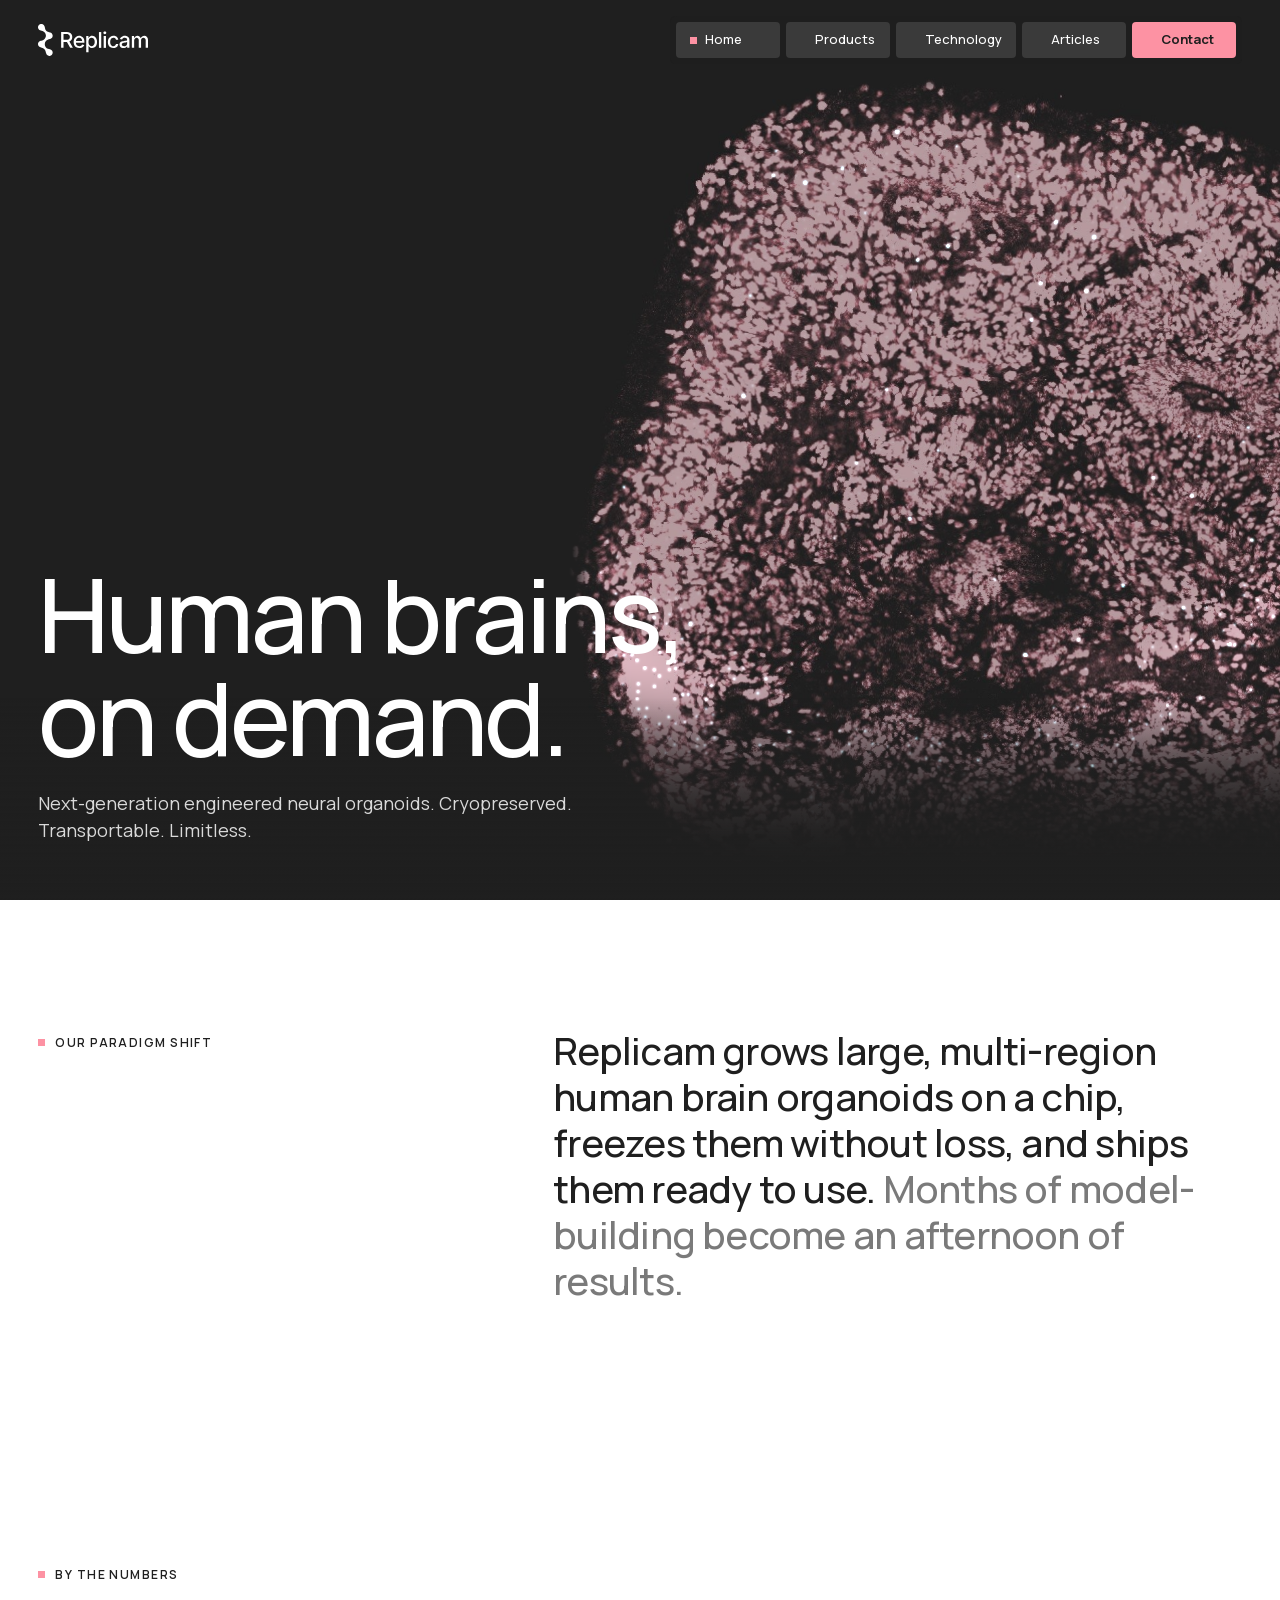
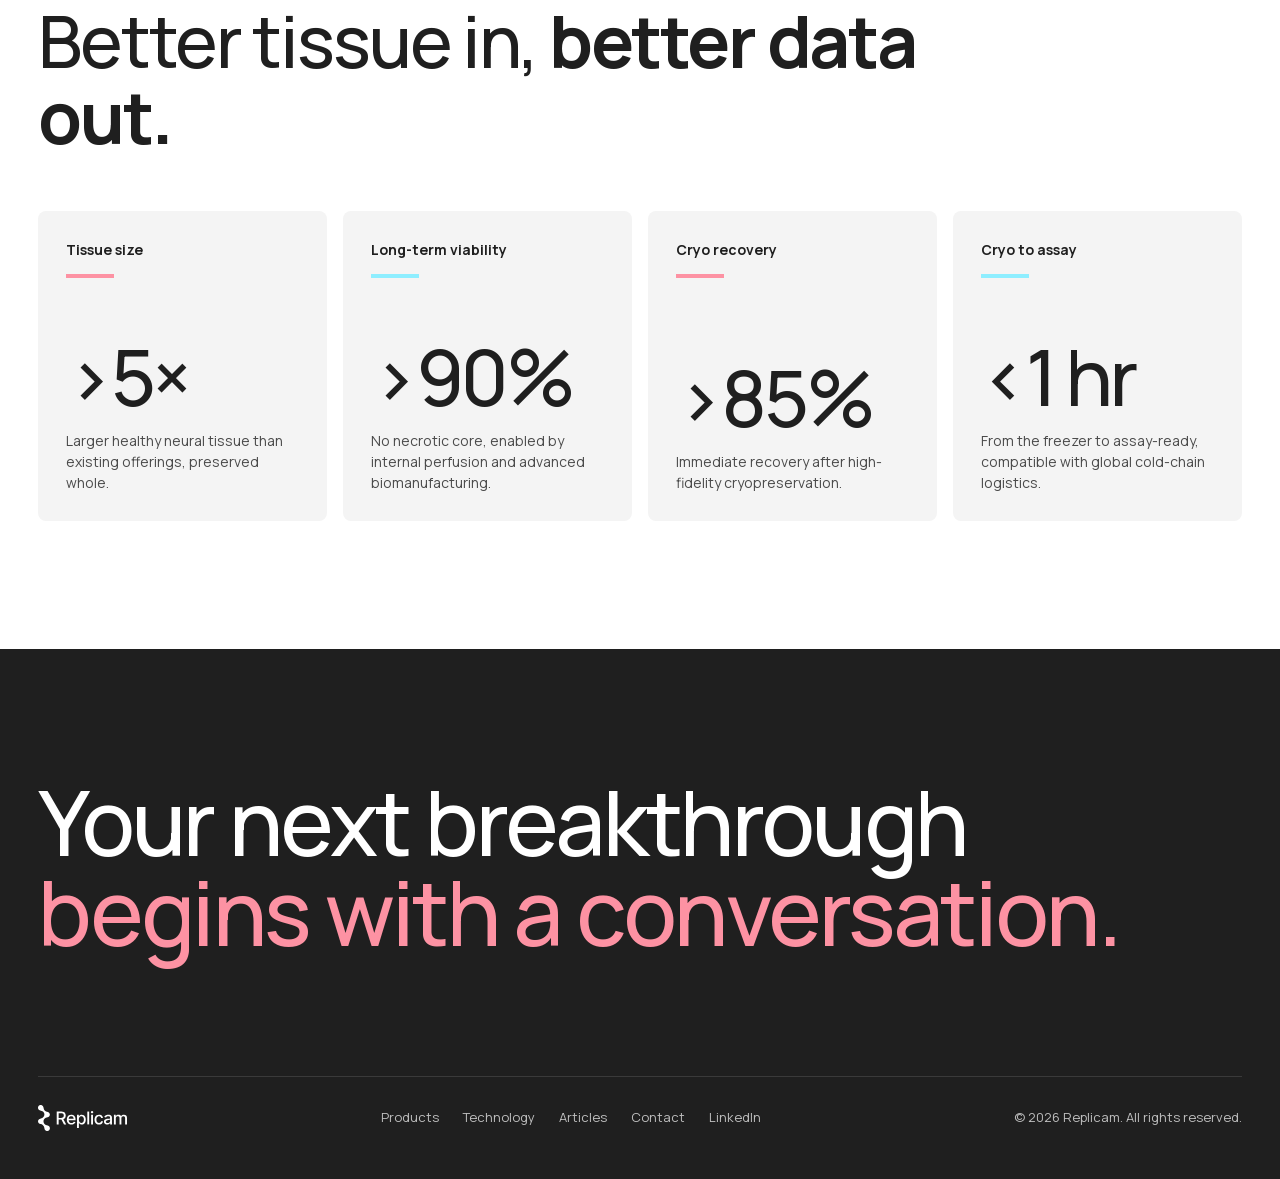
<file: index.html>
<!doctype html>
<html lang="en">
<head>
<meta charset="utf-8">
<meta name="viewport" content="width=device-width, initial-scale=1">
<title>Replicam — Human brains, on demand</title>
<meta name="description" content="Replicam builds next-generation engineered neural organoids: large, multi-region, cryopreserved and ready to use. Brain OPTIMA™ is the first on-market integrated brain microphysiological system.">
<link rel="icon" href="assets/img/favicon.svg" type="image/svg+xml">
<link rel="preload" as="font" type="font/woff2" href="assets/fonts/xn7gYHE41ni1AdIRggexSvfedN4.woff2" crossorigin>
<link rel="stylesheet" href="assets/fonts/manrope.css">
<link rel="stylesheet" href="assets/css/site.css">
<link rel="preload" as="image" href="assets/img/organoid-slice-hc.jpg" fetchpriority="high">
<script>document.documentElement.classList.add("js");try{var pe=sessionStorage.getItem("pt-enter");if(pe){document.documentElement.classList.add("pt-entering");if(pe.indexOf('"tiles"')>0)document.documentElement.classList.add("pt-tiles")}}catch(e){}</script>
</head>
<body>

<header class="nav">
  <div class="nav-inner">
    <a class="nav-logo" href="index.html" aria-label="Replicam home"><img src="assets/img/logo-white.svg" alt="Replicam" width="110" height="32"></a>
    <nav class="nav-bar" aria-label="Main">
      <a class="nav-symbol" href="index.html" aria-label="Replicam home"><img src="assets/img/logo-white.svg" alt="" width="82" height="24"></a>
      <ul class="nav-links" id="nav-links">
        <li class="is-current"><a class="nav-link" href="index.html" aria-current="page">Home</a></li>
        <li><a class="nav-link" href="products.html">Products</a></li>
        <li><a class="nav-link" href="technology.html">Technology</a></li>
        <li><a class="nav-link" href="articles.html">Articles</a></li>
      </ul>
      <a class="nav-link nav-cta" href="contact.html">Contact</a>
      <button class="nav-toggle" type="button" aria-label="Menu" aria-controls="nav-links" aria-expanded="false"><span></span></button>
    </nav>
  </div>
</header>

<main>
  <!-- Hero -->
  <section class="hero dark org-hero" id="top" data-organoid-js="assets/js/organoid-slice.data.js" data-organoid="assets/img/organoid-slice-hc.jpg" data-mode="alive">
    <canvas class="org-gl" aria-hidden="true"></canvas>
    <img class="org-fallback" src="[data-uri]" data-aspect="1.11102" data-full="assets/img/organoid-slice-hc.jpg" alt="" decoding="sync" hidden>
    <script>/* show the still hero on the very first paint (same layout as hero-organoid.js) */(function(){var f=document.currentScript.previousElementSibling,h=f.parentNode,W=h.clientWidth,H=h.clientHeight,A=+f.getAttribute("data-aspect"),w,hh,x,y;if(W>=900){hh=H*.9;w=hh*A;x=Math.max(W*.44,W-w*.88);y=H*.07}else{w=W*1.15;hh=w/A;x=W*.08;y=H*.09}var s=f.style;s.left=x+"px";s.top=y+"px";s.width=w+"px";s.height=hh+"px";s.right="auto";s.bottom="auto";s.objectFit="fill";s.opacity=".72";f.classList.add("is-still");f.hidden=false})()</script>
    <div class="hero-content">
      <div class="wrap hero-row">
        <div>
          <h1 class="display">Human brains,<br>on demand.</h1>
          <p class="hero-sub">Next-generation engineered neural organoids. Cryopreserved. Transportable. Limitless.</p>
        </div>
      </div>
    </div>
  </section>

  <!-- Paradigm -->
  <section class="section">
    <div class="wrap split reveal">
      <div><span class="eyebrow">Our paradigm shift</span></div>
      <p class="lead">Replicam grows large, multi-region human brain organoids on a chip, freezes them without loss, and ships them ready to use. <span class="soft">Months of model-building become an afternoon of results.</span></p>
    </div>
  </section>

  <!-- Stats -->
  <section class="section">
    <div class="wrap">
      <span class="eyebrow">By the numbers</span>
      <h2 class="h2 reveal" style="margin:20px 0 56px; max-width:900px">Better tissue in, <strong>better data out.</strong></h2>
      <div class="grid grid-4">
        <div class="stat reveal"><div class="stat-label">Tissue size</div><div class="stat-bar"></div><div class="stat-value">&gt;5×</div><p>Larger healthy neural tissue than existing offerings, preserved whole.</p></div>
        <div class="stat reveal"><div class="stat-label">Long-term viability</div><div class="stat-bar cryo"></div><div class="stat-value">&gt;90%</div><p>No necrotic core, enabled by internal perfusion and advanced biomanufacturing.</p></div>
        <div class="stat reveal"><div class="stat-label">Cryo recovery</div><div class="stat-bar"></div><div class="stat-value">&gt;85%</div><p>Immediate recovery after high-fidelity cryopreservation.</p></div>
        <div class="stat reveal"><div class="stat-label">Cryo to assay</div><div class="stat-bar cryo"></div><div class="stat-value">&lt;1 hr</div><p>From the freezer to assay-ready, compatible with global cold-chain logistics.</p></div>
      </div>
    </div>
  </section>


</main>

<!-- Contact + footer -->
<section class="section dark" id="contact" style="padding-bottom:48px">
  <div class="wrap">
    <div class="contact-row">
      <h2 class="contact-title">Your next breakthrough<br><span>begins with a conversation.</span></h2>
    </div>
    <footer class="footer">
      <img src="assets/img/logo-white.svg" alt="Replicam" width="90" height="26">
      <nav aria-label="Footer"><a href="products.html">Products</a><a href="technology.html">Technology</a><a href="articles.html">Articles</a><a href="contact.html">Contact</a><a href="https://www.linkedin.com/company/replicam">LinkedIn</a></nav>
      <span>© <span id="year">2026</span> Replicam. All rights reserved.</span>
    </footer>
  </div>
</section>

<script src="assets/js/site.js" onerror="document.documentElement.className=''"></script>
<script src="assets/js/hero-organoid.js"></script>
</body>
</html>
</file>
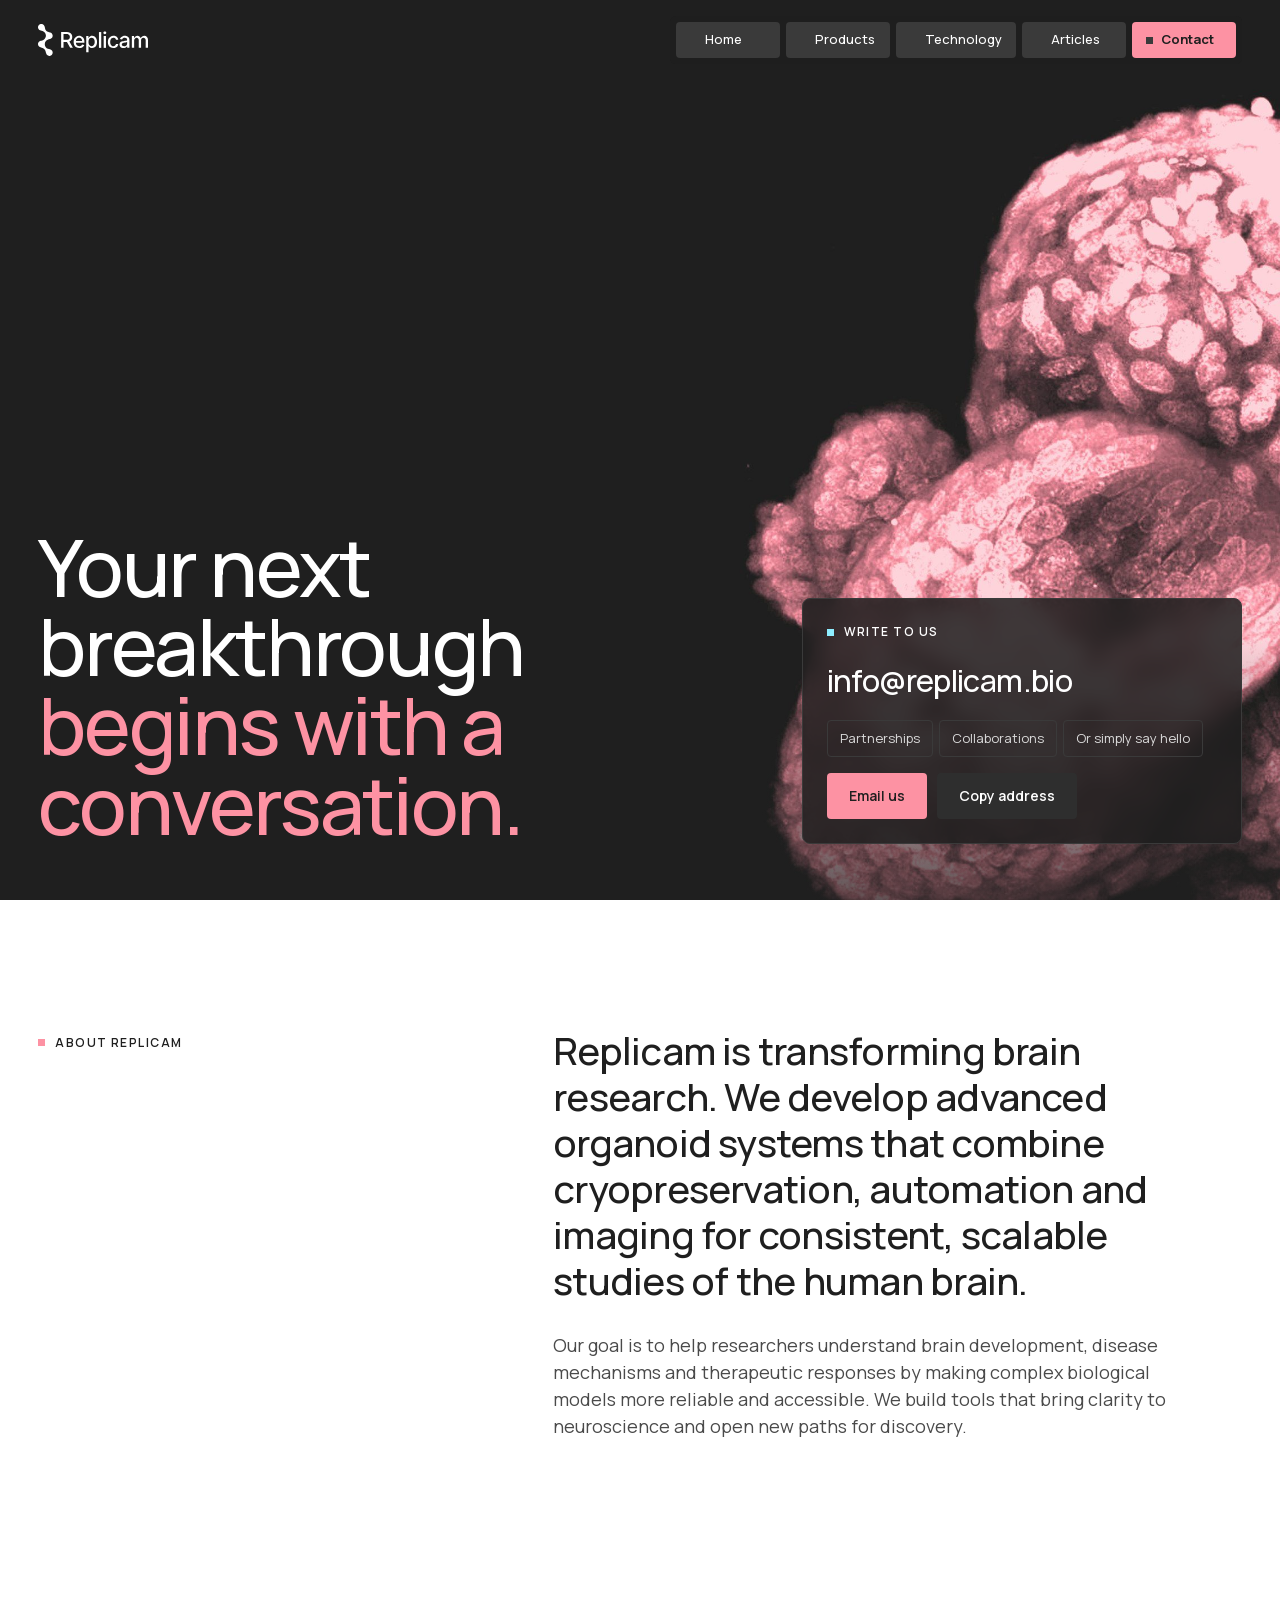
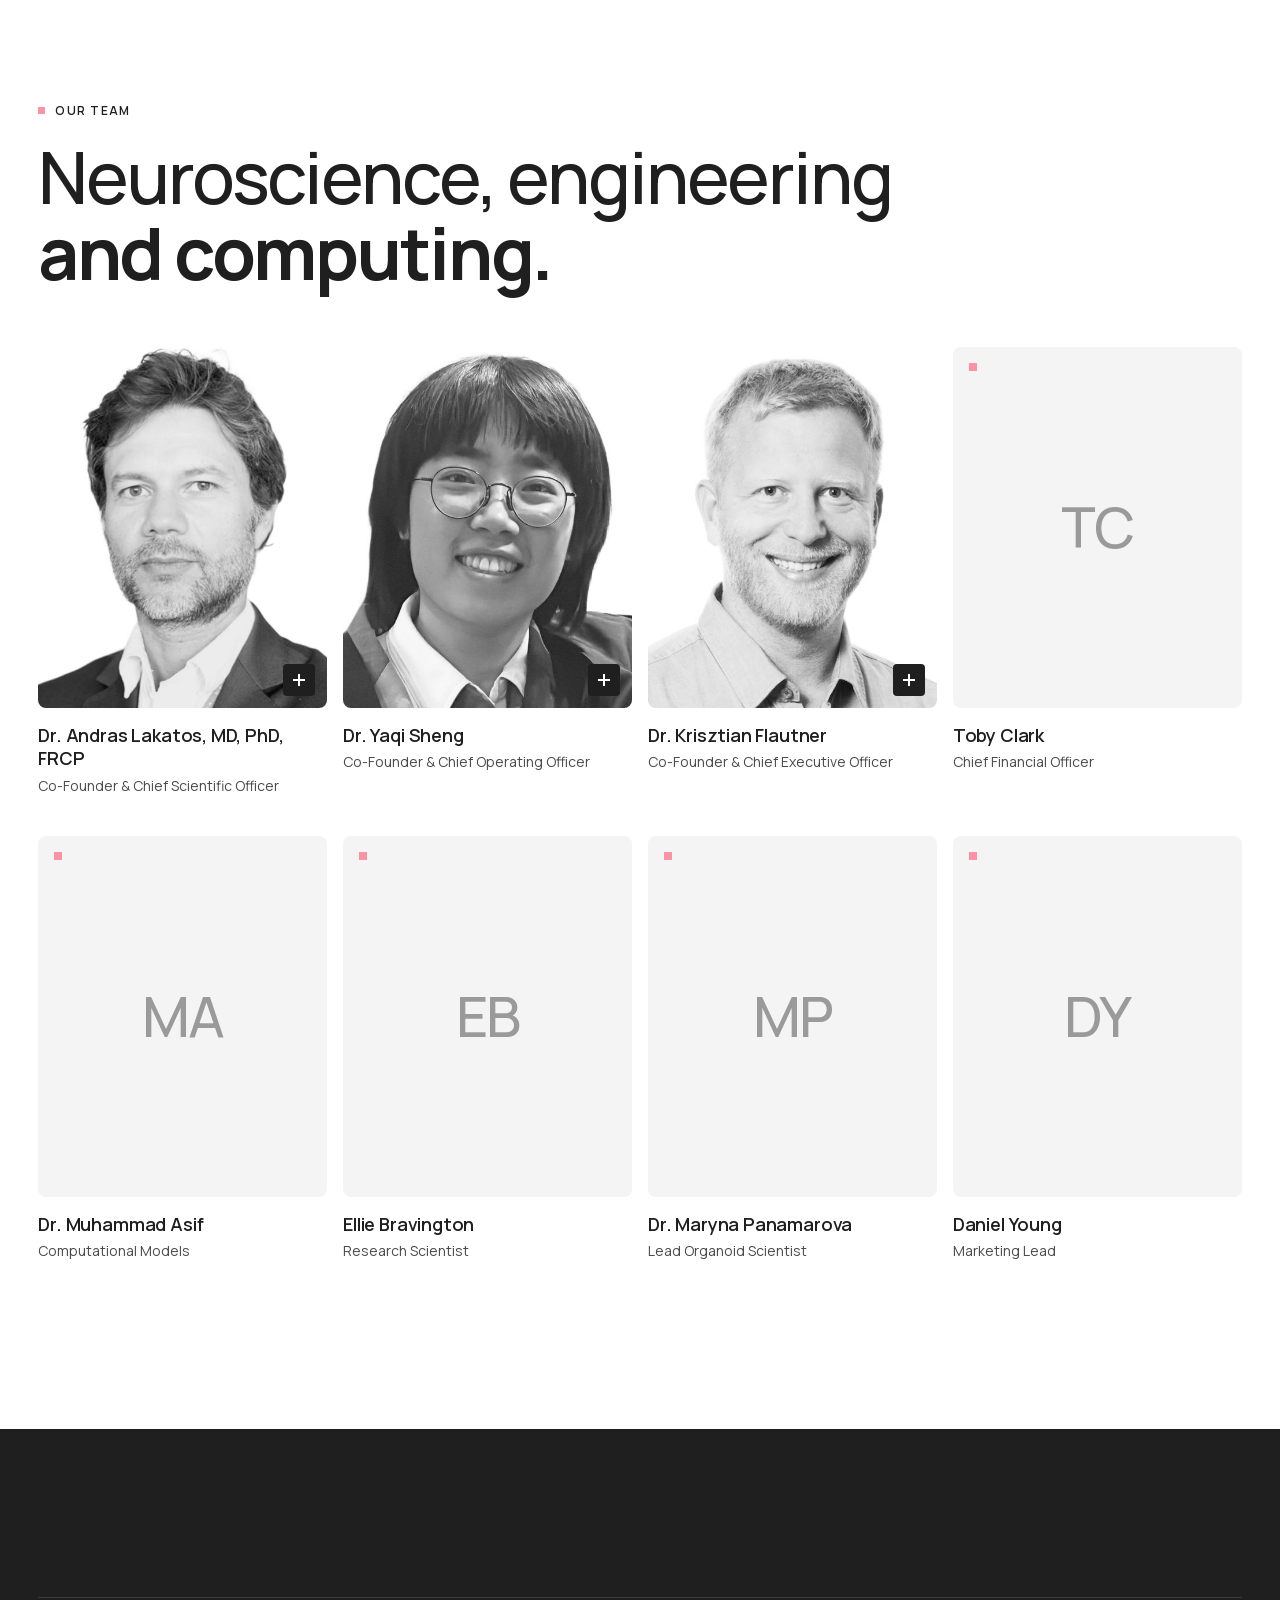
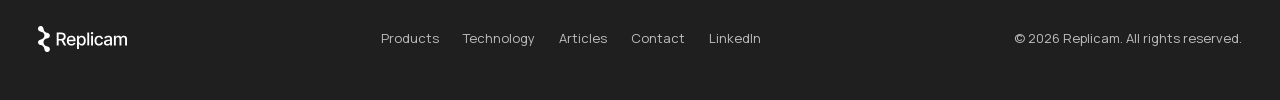
<file: about.html>
<!doctype html>
<html lang="en">
<head>
<meta charset="utf-8">
<title>About — Replicam</title>
<meta http-equiv="refresh" content="0; url=contact.html">
<link rel="canonical" href="contact.html">
<script>location.replace('contact.html' + location.hash);</script>
</head>
<body style="background:#1F1F1F;color:#fff;font-family:system-ui,sans-serif">
<p>About Replicam has moved to <a href="contact.html" style="color:#FD92A3">the Contact page</a>.</p>
</body>
</html>
</file>
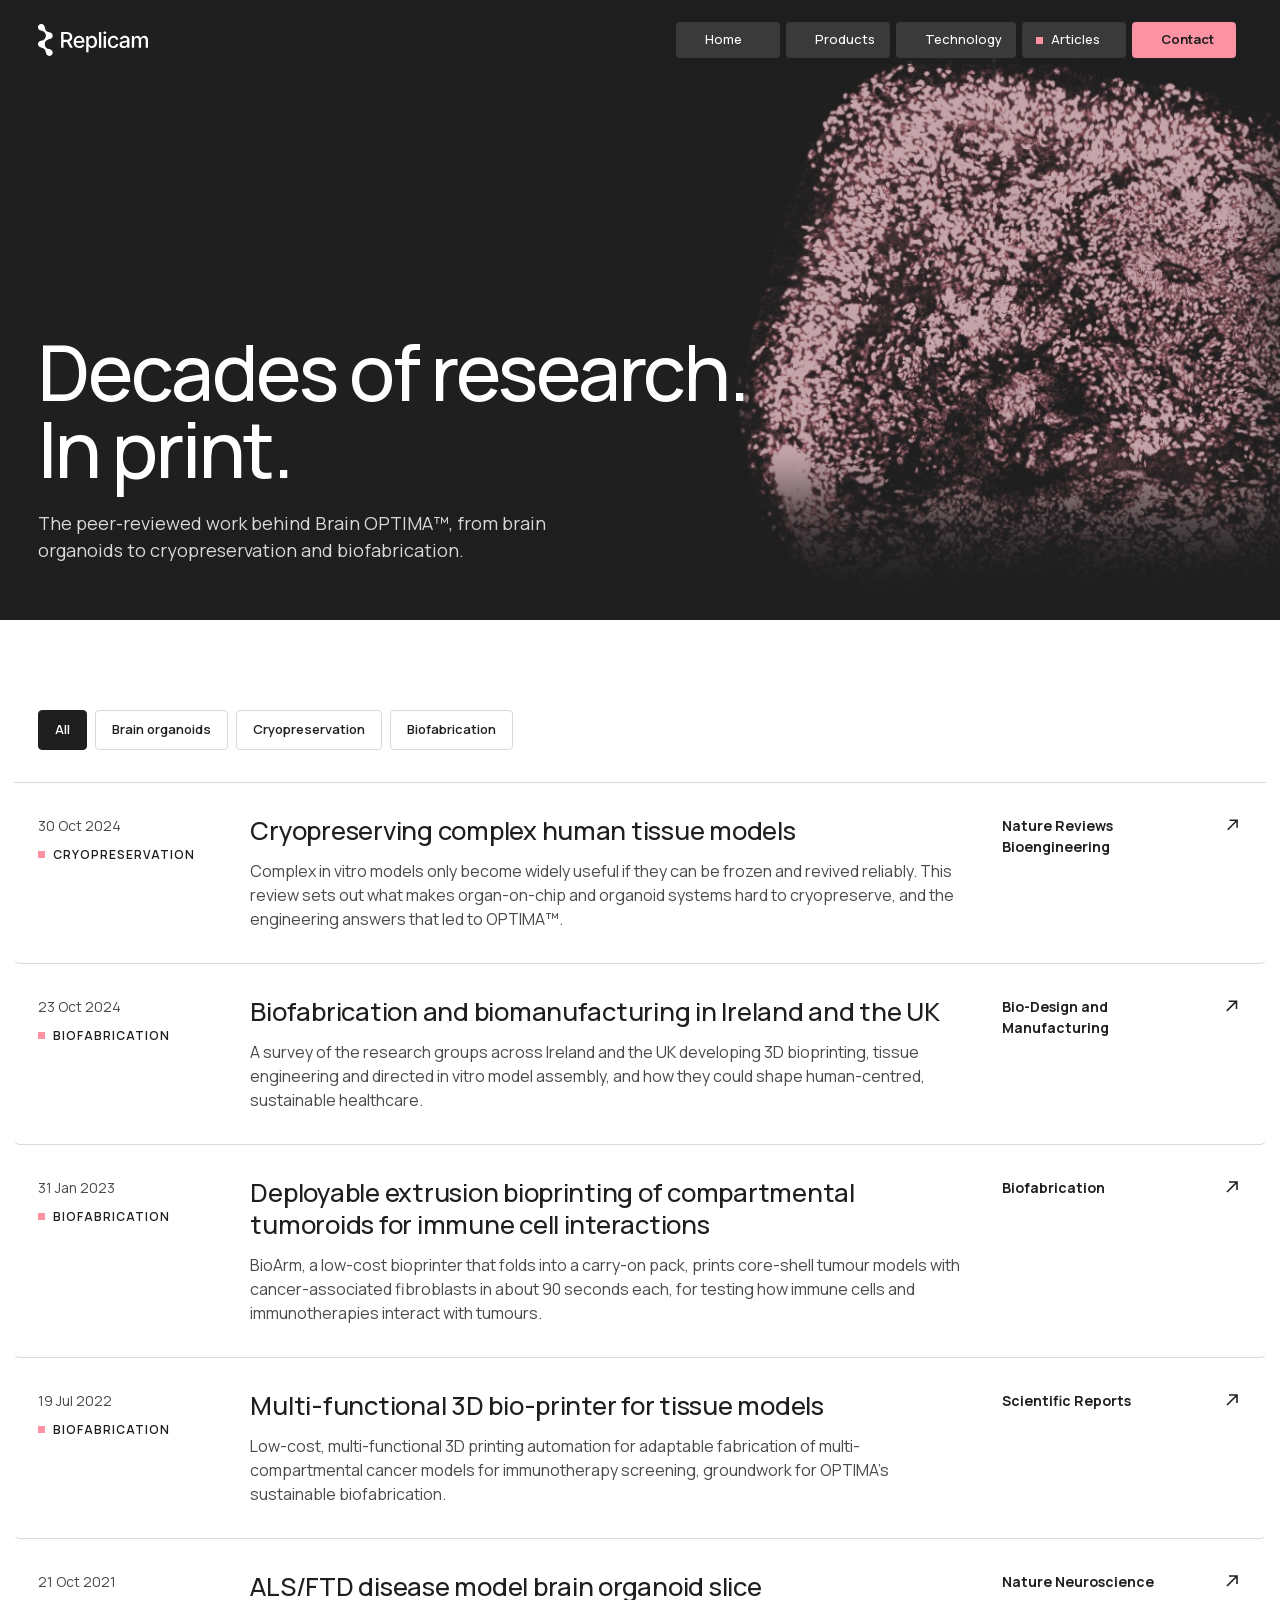
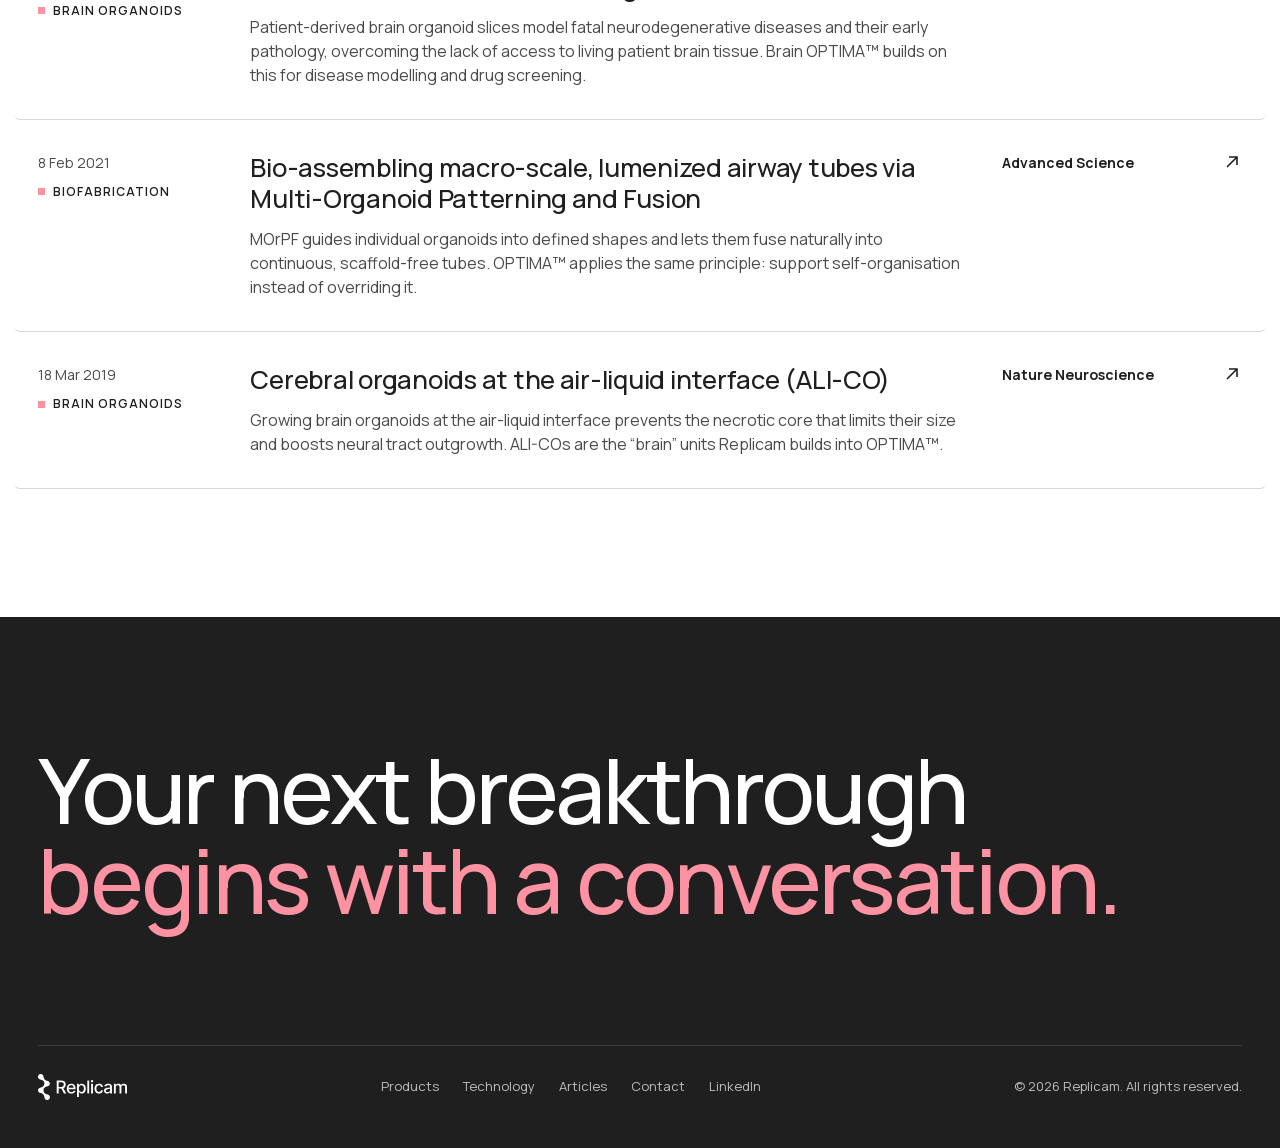
<file: articles.html>
<!doctype html>
<html lang="en">
<head>
<meta charset="utf-8">
<meta name="viewport" content="width=device-width, initial-scale=1">
<title>Articles — Replicam</title>
<meta name="description" content="Peer-reviewed research behind Replicam and Brain OPTIMA™: brain organoids, cryopreservation and biofabrication.">
<link rel="icon" href="assets/img/favicon.svg" type="image/svg+xml">
<link rel="preload" as="font" type="font/woff2" href="assets/fonts/xn7gYHE41ni1AdIRggexSvfedN4.woff2" crossorigin>
<link rel="stylesheet" href="assets/fonts/manrope.css">
<link rel="stylesheet" href="assets/css/site.css">
<link rel="preload" as="image" href="assets/img/organoid-slice-hc.jpg" fetchpriority="high">
<script>document.documentElement.classList.add("js");try{var pe=sessionStorage.getItem("pt-enter");if(pe){document.documentElement.classList.add("pt-entering");if(pe.indexOf('"tiles"')>0)document.documentElement.classList.add("pt-tiles")}}catch(e){}</script>
</head>
<body>

<header class="nav">
  <div class="nav-inner">
    <a class="nav-logo" href="index.html" aria-label="Replicam home"><img src="assets/img/logo-white.svg" alt="Replicam" width="110" height="32"></a>
    <nav class="nav-bar" aria-label="Main">
      <a class="nav-symbol" href="index.html" aria-label="Replicam home"><img src="assets/img/logo-white.svg" alt="" width="82" height="24"></a>
      <ul class="nav-links" id="nav-links">
        <li><a class="nav-link" href="index.html">Home</a></li>
        <li><a class="nav-link" href="products.html">Products</a></li>
        <li><a class="nav-link" href="technology.html">Technology</a></li>
        <li class="is-current"><a class="nav-link" href="articles.html" aria-current="page">Articles</a></li>
      </ul>
      <a class="nav-link nav-cta" href="contact.html">Contact</a>
      <button class="nav-toggle" type="button" aria-label="Menu" aria-controls="nav-links" aria-expanded="false"><span></span></button>
    </nav>
  </div>
</header>

<main>
  <section class="hero hero-short dark org-hero" id="top" data-organoid-js="assets/js/organoid-slice.data.js" data-organoid="assets/img/organoid-slice-hc.jpg" data-mode="calm">
    <canvas class="org-gl" aria-hidden="true"></canvas>
    <img class="org-fallback" src="[data-uri]" data-aspect="1.11102" data-full="assets/img/organoid-slice-hc.jpg" alt="" decoding="sync" hidden>
    <script>/* show the still hero on the very first paint (same layout as hero-organoid.js) */(function(){var f=document.currentScript.previousElementSibling,h=f.parentNode,W=h.clientWidth,H=h.clientHeight,A=+f.getAttribute("data-aspect"),w,hh,x,y;if(W>=900){hh=H*.9;w=hh*A;x=Math.max(W*.44,W-w*.88);y=H*.07}else{w=W*1.15;hh=w/A;x=W*.08;y=H*.09}var s=f.style;s.left=x+"px";s.top=y+"px";s.width=w+"px";s.height=hh+"px";s.right="auto";s.bottom="auto";s.objectFit="fill";s.opacity=".72";f.classList.add("is-still");f.hidden=false})()</script>
    <div class="hero-content">
      <div class="wrap hero-row">
        <div>
          <h1 class="display">Decades of research.<br>In print.</h1>
          <p class="hero-sub">The peer-reviewed work behind Brain OPTIMA™, from brain organoids to cryopreservation and biofabrication.</p>
        </div>
      </div>
    </div>
  </section>

  <section class="section" style="padding-top:clamp(56px,7vw,96px)">
    <div class="wrap">
      <div class="filter" role="group" aria-label="Filter by topic">
        <button type="button" class="chip-btn" data-filter="all" aria-pressed="true">All</button>
        <button type="button" class="chip-btn" data-filter="brain" aria-pressed="false">Brain organoids</button>
        <button type="button" class="chip-btn" data-filter="cryo" aria-pressed="false">Cryopreservation</button>
        <button type="button" class="chip-btn" data-filter="bio" aria-pressed="false">Biofabrication</button>
      </div>
      <div class="papers" id="papers">
        <article class="paper reveal" data-topic="cryo">
          <div class="paper-meta"><time datetime="2024-10-30">30 Oct 2024</time><span class="paper-topic">Cryopreservation</span></div>
          <div class="paper-body">
            <h2 class="paper-title"><a href="https://www.nature.com/articles/s44222-024-00261-7">Cryopreserving complex human tissue models</a></h2>
            <p class="paper-sum">Complex in vitro models only become widely useful if they can be frozen and revived reliably. This review sets out what makes organ-on-chip and organoid systems hard to cryopreserve, and the engineering answers that led to OPTIMA™.</p>
          </div>
          <div class="paper-outlet">Nature Reviews Bioengineering<svg width="20" height="20" viewBox="0 0 20 20" fill="none" stroke="currentColor" stroke-width="1.6" aria-hidden="true"><path d="M5 15L15 5M7 5h8v8"/></svg></div>
        </article>
        <article class="paper reveal" data-topic="bio">
          <div class="paper-meta"><time datetime="2024-10-23">23 Oct 2024</time><span class="paper-topic">Biofabrication</span></div>
          <div class="paper-body">
            <h2 class="paper-title"><a href="https://link.springer.com/article/10.1007/s42242-024-00316-z">Biofabrication and biomanufacturing in Ireland and the UK</a></h2>
            <p class="paper-sum">A survey of the research groups across Ireland and the UK developing 3D bioprinting, tissue engineering and directed in vitro model assembly, and how they could shape human-centred, sustainable healthcare.</p>
          </div>
          <div class="paper-outlet">Bio-Design and Manufacturing<svg width="20" height="20" viewBox="0 0 20 20" fill="none" stroke="currentColor" stroke-width="1.6" aria-hidden="true"><path d="M5 15L15 5M7 5h8v8"/></svg></div>
        </article>
        <article class="paper reveal" data-topic="bio">
          <div class="paper-meta"><time datetime="2023-01-31">31 Jan 2023</time><span class="paper-topic">Biofabrication</span></div>
          <div class="paper-body">
            <h2 class="paper-title"><a href="https://iopscience.iop.org/article/10.1088/1758-5090/acb1db/meta">Deployable extrusion bioprinting of compartmental tumoroids for immune cell interactions</a></h2>
            <p class="paper-sum">BioArm, a low-cost bioprinter that folds into a carry-on pack, prints core-shell tumour models with cancer-associated fibroblasts in about 90 seconds each, for testing how immune cells and immunotherapies interact with tumours.</p>
          </div>
          <div class="paper-outlet">Biofabrication<svg width="20" height="20" viewBox="0 0 20 20" fill="none" stroke="currentColor" stroke-width="1.6" aria-hidden="true"><path d="M5 15L15 5M7 5h8v8"/></svg></div>
        </article>
        <article class="paper reveal" data-topic="bio">
          <div class="paper-meta"><time datetime="2022-07-19">19 Jul 2022</time><span class="paper-topic">Biofabrication</span></div>
          <div class="paper-body">
            <h2 class="paper-title"><a href="https://www.nature.com/articles/s41598-022-16008-6">Multi-functional 3D bio-printer for tissue models</a></h2>
            <p class="paper-sum">Low-cost, multi-functional 3D printing automation for adaptable fabrication of multi-compartmental cancer models for immunotherapy screening, groundwork for OPTIMA’s sustainable biofabrication.</p>
          </div>
          <div class="paper-outlet">Scientific Reports<svg width="20" height="20" viewBox="0 0 20 20" fill="none" stroke="currentColor" stroke-width="1.6" aria-hidden="true"><path d="M5 15L15 5M7 5h8v8"/></svg></div>
        </article>
        <article class="paper reveal" data-topic="brain">
          <div class="paper-meta"><time datetime="2021-10-21">21 Oct 2021</time><span class="paper-topic">Brain organoids</span></div>
          <div class="paper-body">
            <h2 class="paper-title"><a href="https://www.nature.com/articles/s41593-021-00923-4">ALS/FTD disease model brain organoid slice</a></h2>
            <p class="paper-sum">Patient-derived brain organoid slices model fatal neurodegenerative diseases and their early pathology, overcoming the lack of access to living patient brain tissue. Brain OPTIMA™ builds on this for disease modelling and drug screening.</p>
          </div>
          <div class="paper-outlet">Nature Neuroscience<svg width="20" height="20" viewBox="0 0 20 20" fill="none" stroke="currentColor" stroke-width="1.6" aria-hidden="true"><path d="M5 15L15 5M7 5h8v8"/></svg></div>
        </article>
        <article class="paper reveal" data-topic="bio">
          <div class="paper-meta"><time datetime="2021-02-08">8 Feb 2021</time><span class="paper-topic">Biofabrication</span></div>
          <div class="paper-body">
            <h2 class="paper-title"><a href="https://advanced.onlinelibrary.wiley.com/doi/full/10.1002/advs.202003332">Bio-assembling macro-scale, lumenized airway tubes via Multi-Organoid Patterning and Fusion</a></h2>
            <p class="paper-sum">MOrPF guides individual organoids into defined shapes and lets them fuse naturally into continuous, scaffold-free tubes. OPTIMA™ applies the same principle: support self-organisation instead of overriding it.</p>
          </div>
          <div class="paper-outlet">Advanced Science<svg width="20" height="20" viewBox="0 0 20 20" fill="none" stroke="currentColor" stroke-width="1.6" aria-hidden="true"><path d="M5 15L15 5M7 5h8v8"/></svg></div>
        </article>
        <article class="paper reveal" data-topic="brain">
          <div class="paper-meta"><time datetime="2019-03-18">18 Mar 2019</time><span class="paper-topic">Brain organoids</span></div>
          <div class="paper-body">
            <h2 class="paper-title"><a href="https://www.nature.com/articles/s41593-019-0350-2">Cerebral organoids at the air-liquid interface (ALI-CO)</a></h2>
            <p class="paper-sum">Growing brain organoids at the air-liquid interface prevents the necrotic core that limits their size and boosts neural tract outgrowth. ALI-COs are the “brain” units Replicam builds into OPTIMA™.</p>
          </div>
          <div class="paper-outlet">Nature Neuroscience<svg width="20" height="20" viewBox="0 0 20 20" fill="none" stroke="currentColor" stroke-width="1.6" aria-hidden="true"><path d="M5 15L15 5M7 5h8v8"/></svg></div>
        </article>
      </div>
    </div>
  </section>
</main>

<section class="section dark" id="contact" style="padding-bottom:48px">
  <div class="wrap">
    <div class="contact-row">
      <h2 class="contact-title">Your next breakthrough<br><span>begins with a conversation.</span></h2>
    </div>
    <footer class="footer">
      <img src="assets/img/logo-white.svg" alt="Replicam" width="90" height="26">
      <nav aria-label="Footer"><a href="products.html">Products</a><a href="technology.html">Technology</a><a href="articles.html">Articles</a><a href="contact.html">Contact</a><a href="https://www.linkedin.com/company/replicam">LinkedIn</a></nav>
      <span>© <span id="year">2026</span> Replicam. All rights reserved.</span>
    </footer>
  </div>
</section>

<script src="assets/js/site.js" onerror="document.documentElement.className=''"></script>
<script src="assets/js/hero-organoid.js"></script>
<script>
(function () {
  var btns = document.querySelectorAll('[data-filter]'), papers = document.querySelectorAll('.paper');
  btns.forEach(function (b) {
    b.addEventListener('click', function () {
      var f = b.getAttribute('data-filter');
      btns.forEach(function (x) { x.setAttribute('aria-pressed', x === b ? 'true' : 'false'); });
      papers.forEach(function (p) { p.hidden = !(f === 'all' || p.getAttribute('data-topic') === f); if (!p.hidden) p.classList.add('is-in'); });
    });
  });
})();
</script>
</body>
</html>
</file>
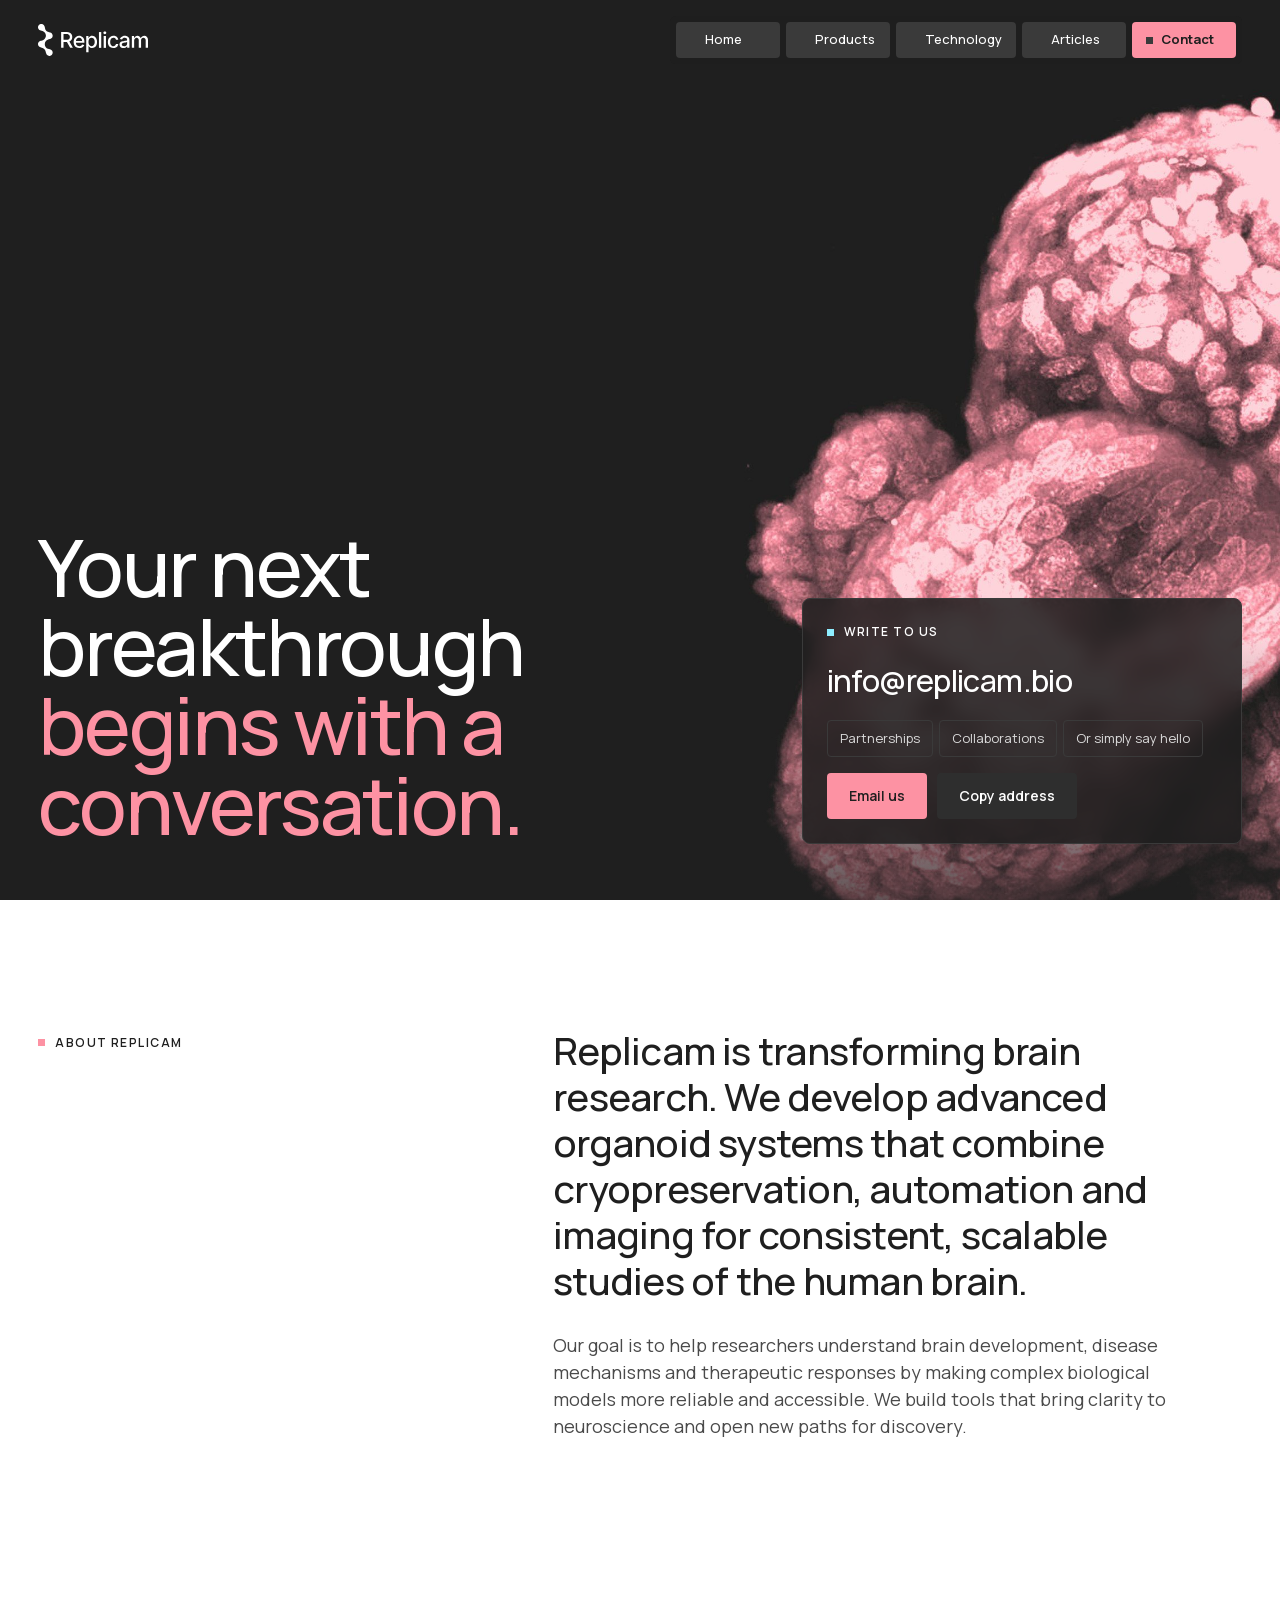
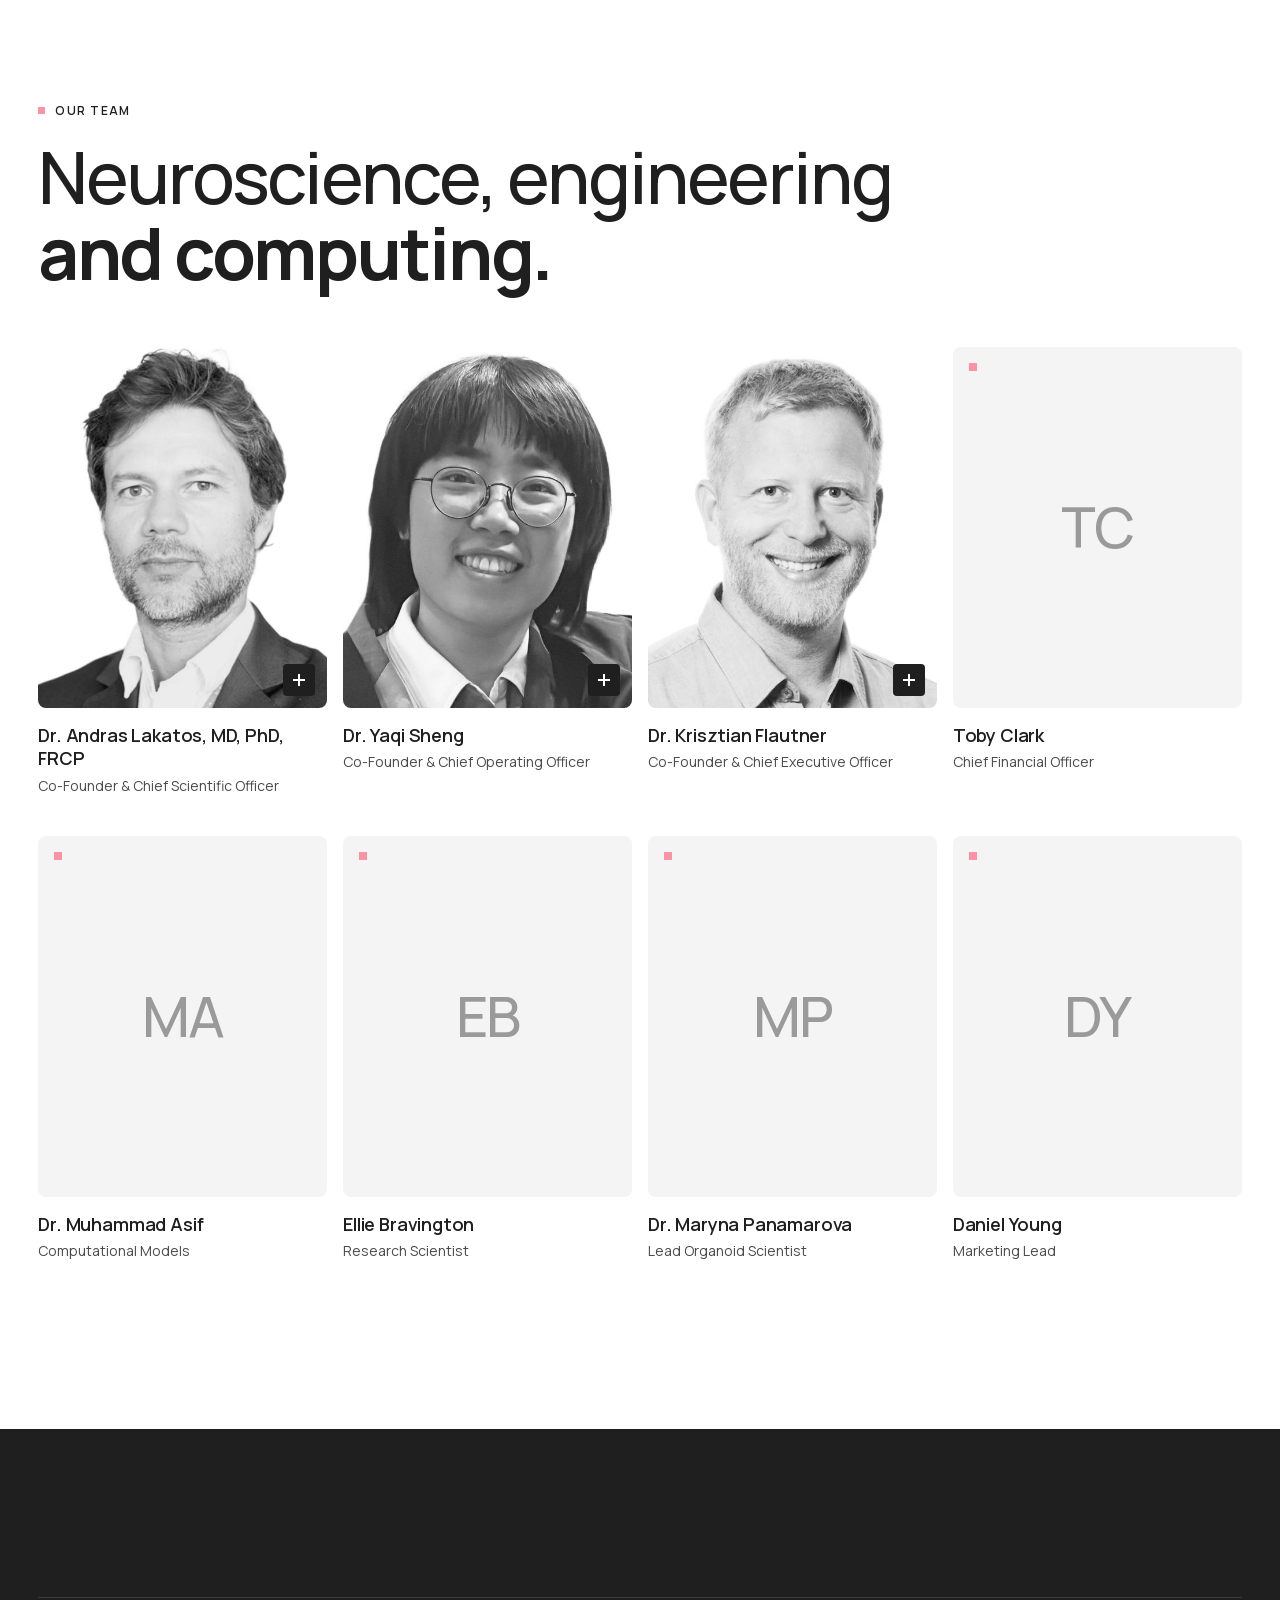
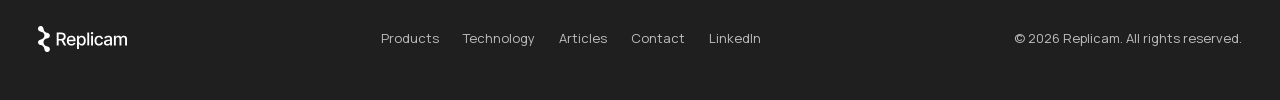
<file: contact.html>
<!doctype html>
<html lang="en">
<head>
<meta charset="utf-8">
<meta name="viewport" content="width=device-width, initial-scale=1">
<title>Contact — Replicam</title>
<meta name="description" content="Get in touch with Replicam to explore partnerships, collaborations or simply say hello. Meet the team behind Brain OPTIMA™.">
<link rel="icon" href="assets/img/favicon.svg" type="image/svg+xml">
<link rel="preload" as="font" type="font/woff2" href="assets/fonts/xn7gYHE41ni1AdIRggexSvfedN4.woff2" crossorigin>
<link rel="stylesheet" href="assets/fonts/manrope.css">
<link rel="stylesheet" href="assets/css/site.css">
<script>document.documentElement.classList.add("js");try{var pe=sessionStorage.getItem("pt-enter");if(pe){document.documentElement.classList.add("pt-entering");if(pe.indexOf('"tiles"')>0)document.documentElement.classList.add("pt-tiles")}}catch(e){}</script>
</head>
<body>

<header class="nav">
  <div class="nav-inner">
    <a class="nav-logo" href="index.html" aria-label="Replicam home"><img src="assets/img/logo-white.svg" alt="Replicam" width="110" height="32"></a>
    <nav class="nav-bar" aria-label="Main">
      <a class="nav-symbol" href="index.html" aria-label="Replicam home"><img src="assets/img/logo-white.svg" alt="" width="82" height="24"></a>
      <ul class="nav-links" id="nav-links">
        <li><a class="nav-link" href="index.html">Home</a></li>
        <li><a class="nav-link" href="products.html">Products</a></li>
        <li><a class="nav-link" href="technology.html">Technology</a></li>
        <li><a class="nav-link" href="articles.html">Articles</a></li>
      </ul>
      <a class="nav-link nav-cta" href="contact.html" aria-current="page">Contact</a>
      <button class="nav-toggle" type="button" aria-label="Menu" aria-controls="nav-links" aria-expanded="false"><span></span></button>
    </nav>
  </div>
</header>

<main>
  <section class="hero dark hero-photo" id="top">
    <img class="hero-photo-img" src="assets/img/chip-3d-dark.jpg" alt="Brain organoid cluster, cell nuclei glowing pink on black" width="1600" height="1600">
    <div class="hero-content">
      <div class="wrap hero-row">
        <div>
          <h1 class="display" style="font-size:clamp(46px,6.2vw,92px)">Your next breakthrough<br><span style="color:var(--blush)">begins with a conversation.</span></h1>
        </div>
        <div class="contact-card">
          <span class="eyebrow is-cryo">Write to us</span>
          <a class="contact-email" href="mailto:info@replicam.bio">info@replicam.bio</a>
          <ul class="contact-reasons">
            <li>Partnerships</li><li>Collaborations</li><li>Or simply say hello</li>
          </ul>
          <div class="contact-actions">
            <a class="btn btn-blush" href="mailto:info@replicam.bio">Email us</a>
            <button type="button" class="btn btn-ghost-dark" data-copy="info@replicam.bio"><span data-copy-label>Copy address</span></button>
          </div>
        </div>
      </div>
    </div>
  </section>

  <!-- Philosophy -->
  <section class="section">
    <div class="wrap split reveal">
      <div><span class="eyebrow">About Replicam</span></div>
      <div>
        <p class="lead">Replicam is transforming brain research. We develop advanced organoid systems that combine cryopreservation, automation and imaging for consistent, scalable studies of the human brain.</p>
        <p class="body-lg muted" style="margin-top:28px; max-width:640px">Our goal is to help researchers understand brain development, disease mechanisms and therapeutic responses by making complex biological models more reliable and accessible. We build tools that bring clarity to neuroscience and open new paths for discovery.</p>
      </div>
    </div>
  </section>


  <!-- Team -->
  <section class="section" id="team">
    <div class="wrap">
      <span class="eyebrow">Our team</span>
      <h2 class="h2" style="margin:20px 0 56px; max-width:900px">Neuroscience, engineering <strong>and computing.</strong></h2>
      <!-- Team: Lakatos, Sheng, Flautner, Clark first, then the rest by last name. A person with a longer bio is a <button> with data-bio;
           add a bio by turning their <div> into that button form and adding a matching entry in .team-bios. -->
      <div class="team" data-team>
        <button type="button" class="member reveal" id="lakatos" aria-expanded="false" aria-controls="team-bio" data-bio="bio-lakatos">
          <span class="member-photo"><img src="assets/img/team-lakatos.jpg" alt="" width="500" height="667" loading="lazy"><img class="member-tint" src="assets/img/team-lakatos-tint.jpg" alt="" width="500" height="667" loading="lazy"><span class="member-more" aria-hidden="true"></span></span>
          <span class="member-name">Dr. Andras Lakatos, MD, PhD, FRCP</span>
          <span class="member-role">Co-Founder &amp; Chief Scientific Officer</span>
          
        </button>
        <button type="button" class="member reveal" id="sheng" aria-expanded="false" aria-controls="team-bio" data-bio="bio-sheng">
          <span class="member-photo"><img src="assets/img/team-sheng.jpg" alt="" width="500" height="667" loading="lazy"><img class="member-tint" src="assets/img/team-sheng-tint.jpg" alt="" width="500" height="667" loading="lazy"><span class="member-more" aria-hidden="true"></span></span>
          <span class="member-name">Dr. Yaqi Sheng</span>
          <span class="member-role">Co-Founder &amp; Chief Operating Officer</span>
          
        </button>
        <button type="button" class="member reveal" id="flautner" aria-expanded="false" aria-controls="team-bio" data-bio="bio-flautner">
          <span class="member-photo"><img src="assets/img/team-flautner.jpg" alt="" width="500" height="667" loading="lazy"><img class="member-tint" src="assets/img/team-flautner-tint.jpg" alt="" width="500" height="667" loading="lazy"><span class="member-more" aria-hidden="true"></span></span>
          <span class="member-name">Dr. Krisztian Flautner</span>
          <span class="member-role">Co-Founder &amp; Chief Executive Officer</span>
          
        </button>
        <div class="member reveal" id="clark">
          <span class="member-photo is-placeholder" aria-hidden="true"><span class="member-initials">TC</span></span>
          <span class="member-name">Toby Clark</span>
          <span class="member-role">Chief Financial Officer</span>
        </div>
        <div class="member reveal" id="asif">
          <span class="member-photo is-placeholder" aria-hidden="true"><span class="member-initials">MA</span></span>
          <span class="member-name">Dr. Muhammad Asif</span>
          <span class="member-role">Computational Models</span>
        </div>
        <div class="member reveal" id="bravington">
          <span class="member-photo is-placeholder" aria-hidden="true"><span class="member-initials">EB</span></span>
          <span class="member-name">Ellie Bravington</span>
          <span class="member-role">Research Scientist</span>
        </div>
        <div class="member reveal" id="panamarova">
          <span class="member-photo is-placeholder" aria-hidden="true"><span class="member-initials">MP</span></span>
          <span class="member-name">Dr. Maryna Panamarova</span>
          <span class="member-role">Lead Organoid Scientist</span>
        </div>
        <div class="member reveal" id="young">
          <span class="member-photo is-placeholder" aria-hidden="true"><span class="member-initials">DY</span></span>
          <span class="member-name">Daniel Young</span>
          <span class="member-role">Marketing Lead</span>
        </div>
        <div class="team-bio" id="team-bio" role="region" aria-label="Team member biography" hidden>
          <div class="team-bio-clip">
            <div class="team-bio-inner">
              <span class="team-bio-notch" aria-hidden="true"></span>
              <div class="team-bio-head">
                <h3 class="team-bio-name"></h3>
                <p class="team-bio-role"></p>
              </div>
              <div class="team-bio-text"></div>
            </div>
          </div>
        </div>
      </div>
      <div class="team-bios" hidden>
      <div id="bio-flautner"><p>Professor of Computer Science and Engineering at the University of Michigan. Previously CEO of Banzai Cloud (acquired by Cisco), and General Manager of IoT and VP of R&amp;D at Arm. Recipient of the 2017 ISCA Influential Paper Award and the 2021 MICRO Test of Time Award.</p></div>
      <div id="bio-lakatos"><p>Associate Professor of Neurology and Neurobiology at the University of Cambridge and a pioneer of stem cell and CNS organoid models. Honours include the MRC Clinician Scientist Fellowship (2017), the Alzheimer’s Research UK David Hague Young Investigator of the Year Award (2022) and the MRC Senior Clinical Fellowship (2023).</p></div>
      <div id="bio-sheng"><p>PhD in Engineering from the University of Cambridge, specialising in 3D bioprinting, organ-on-chip systems and automated, sustainable biofabrication. Her expertise drives the development of Replicam’s core OPTIMA technology.</p></div>
      </div>
    </div>
  </section>

</main>

<section class="section dark" style="padding-top:48px; padding-bottom:48px">
  <div class="wrap">
    <footer class="footer">
      <img src="assets/img/logo-white.svg" alt="Replicam" width="90" height="26">
      <nav aria-label="Footer"><a href="products.html">Products</a><a href="technology.html">Technology</a><a href="articles.html">Articles</a><a href="contact.html">Contact</a><a href="https://www.linkedin.com/company/replicam">LinkedIn</a></nav>
      <span>© <span id="year">2026</span> Replicam. All rights reserved.</span>
    </footer>
  </div>
</section>

<script src="assets/js/site.js" onerror="document.documentElement.className=''"></script>
<script>
document.querySelectorAll('[data-copy]').forEach(function (b) {
  b.addEventListener('click', function () {
    var label = b.querySelector('[data-copy-label]'), text = b.getAttribute('data-copy');
    function done(ok) { label.textContent = ok ? 'Copied' : 'Select and copy: ' + text; setTimeout(function () { label.textContent = 'Copy address'; }, 2200); }
    if (navigator.clipboard && window.isSecureContext) navigator.clipboard.writeText(text).then(function () { done(true); }, function () { done(false); });
    else { var t = document.createElement('textarea'); t.value = text; t.style.position = 'fixed'; t.style.opacity = '0'; document.body.appendChild(t); t.select();
      var ok = false; try { ok = document.execCommand('copy'); } catch (e) {} t.remove(); done(ok); }
  });
});
</script>
</body>
</html>
</file>
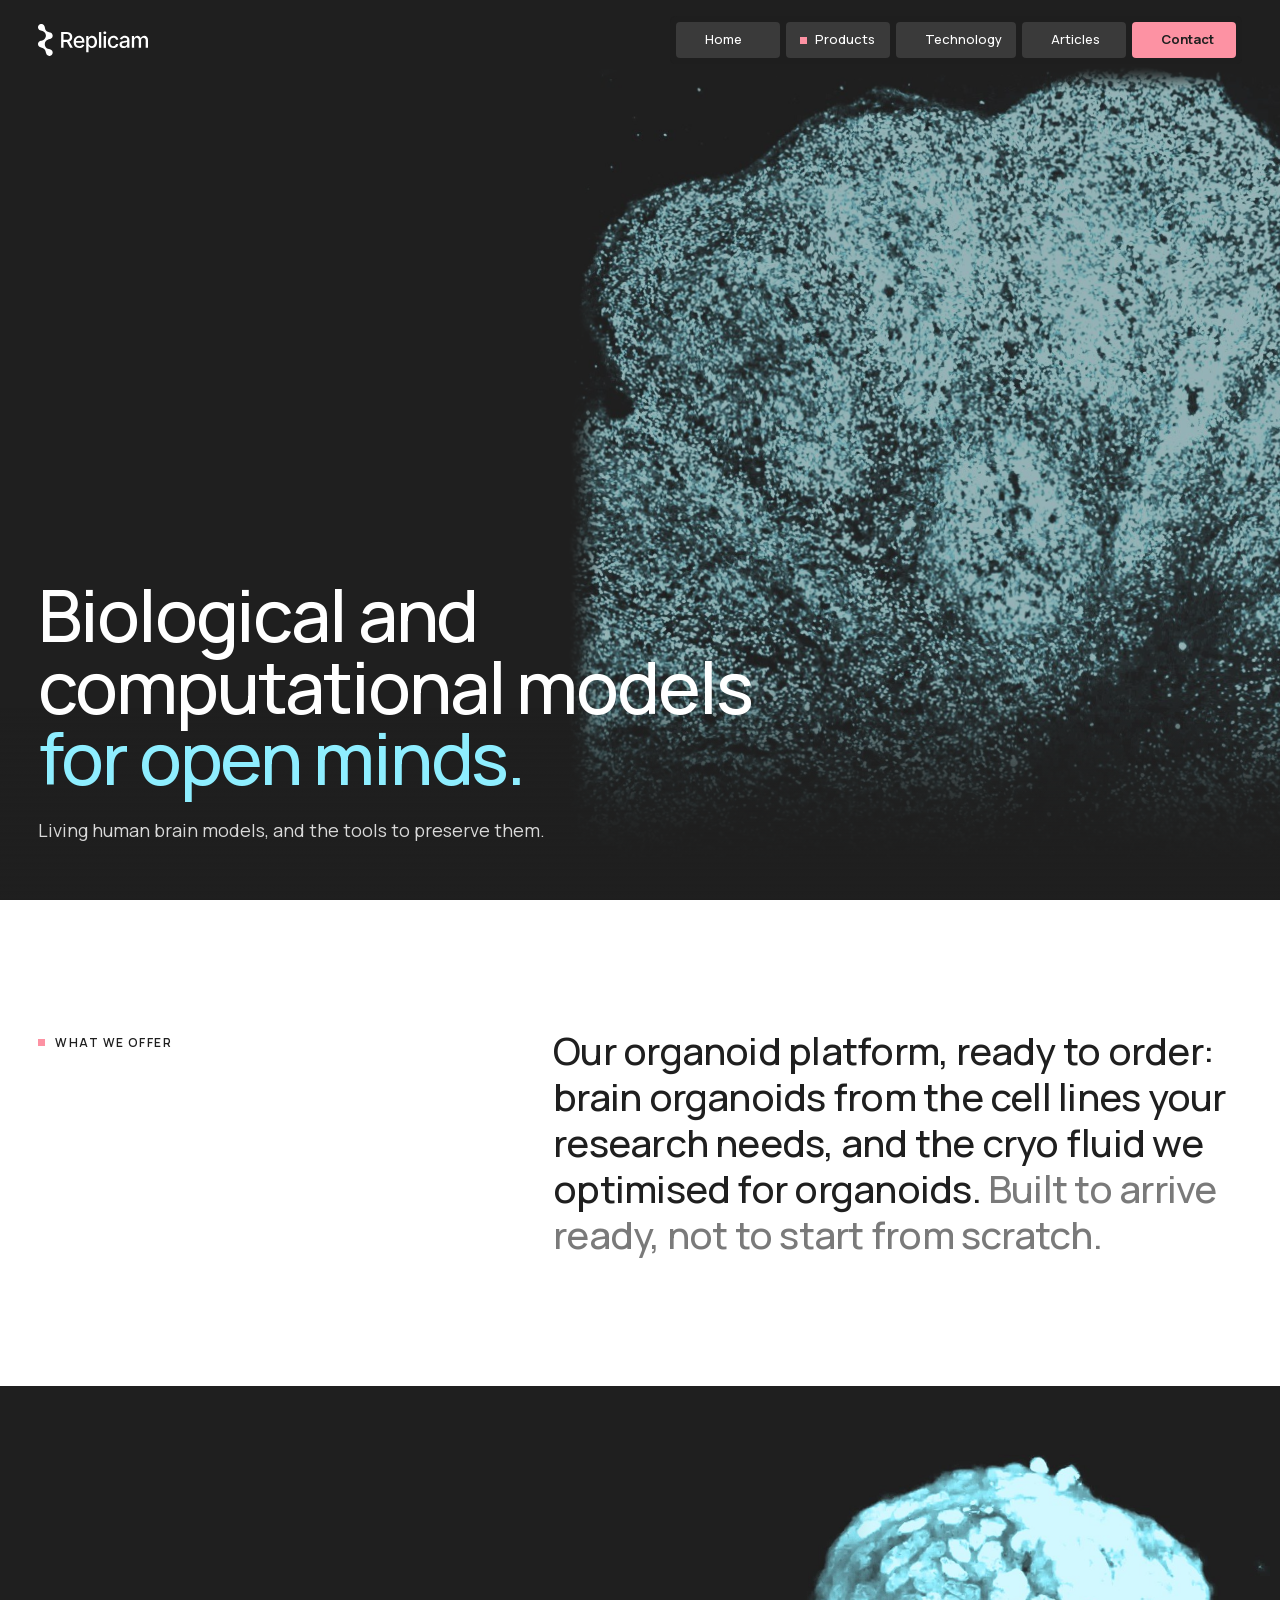
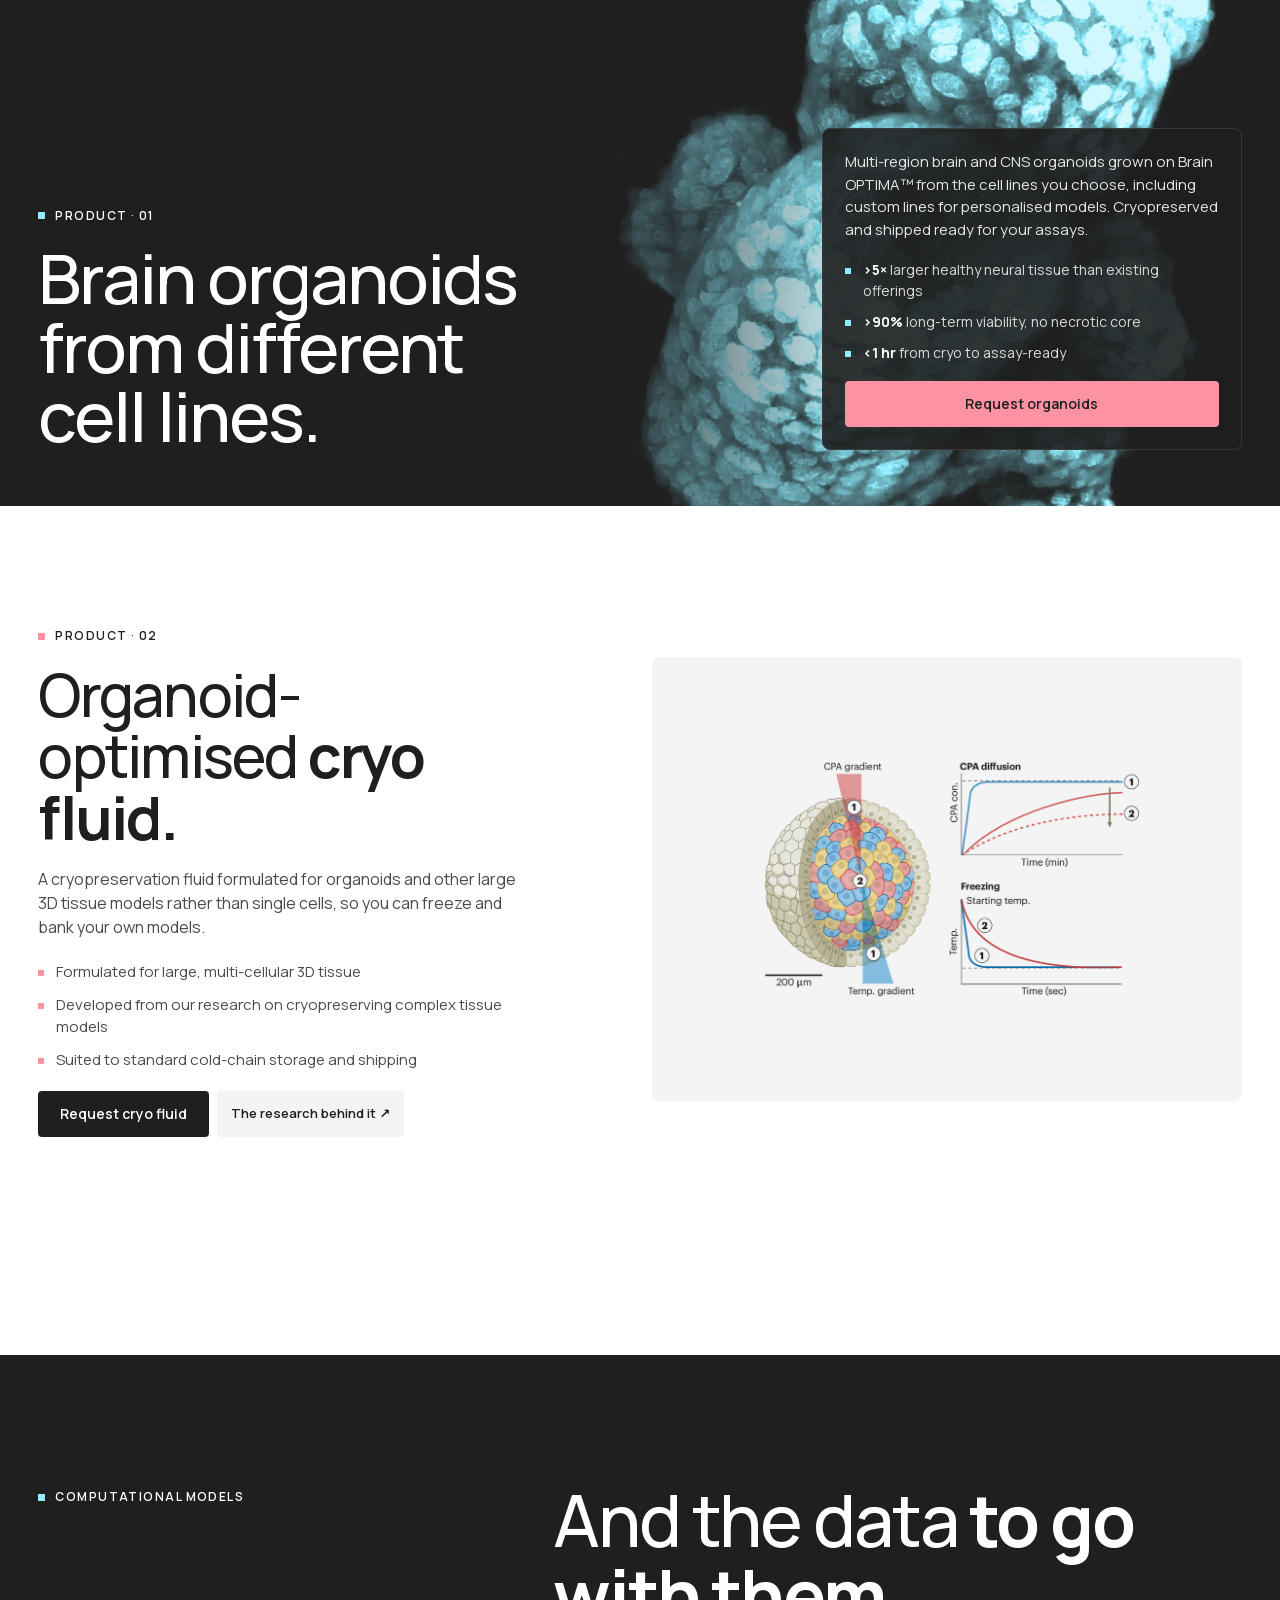
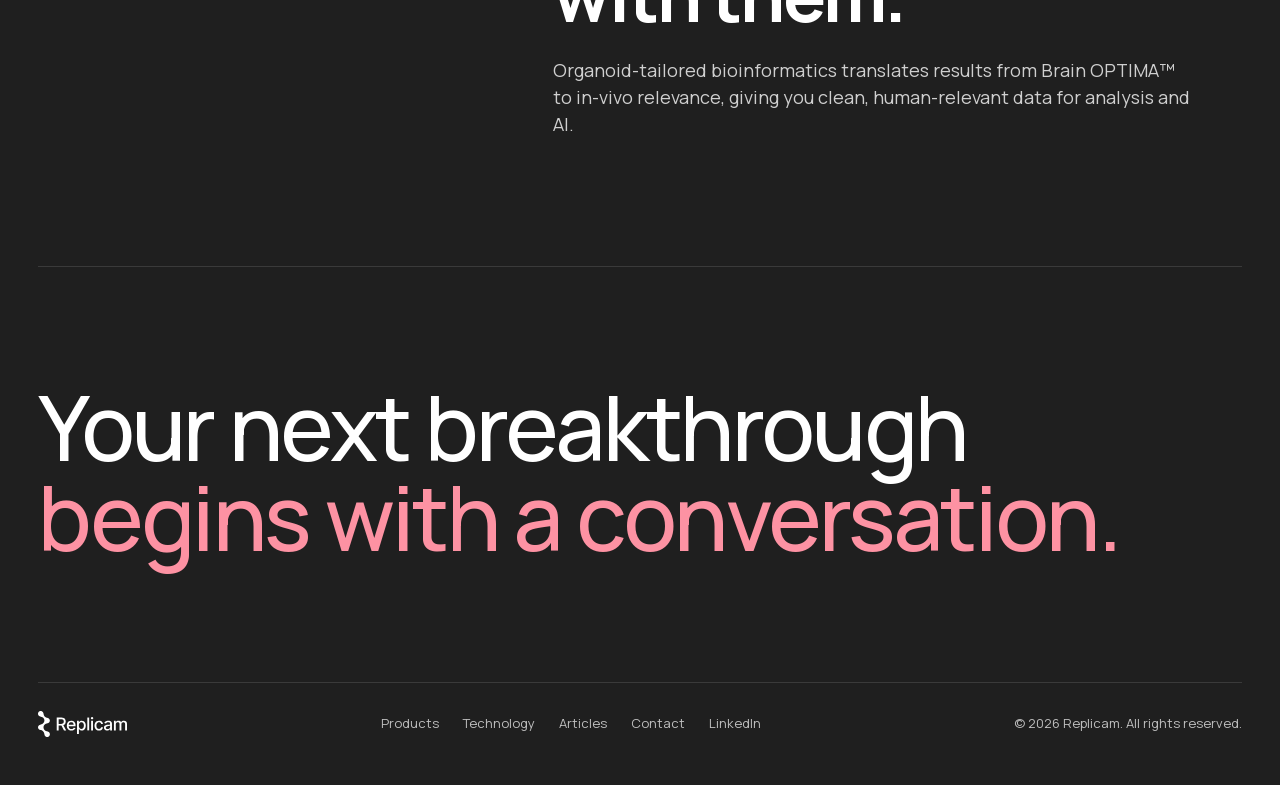
<file: products.html>
<!doctype html>
<html lang="en">
<head>
<meta charset="utf-8">
<meta name="viewport" content="width=device-width, initial-scale=1">
<title>Products — Replicam</title>
<meta name="description" content="Replicam products: brain organoids from different cell lines, grown on Brain OPTIMA™, and an organoid-optimised cryo fluid.">
<link rel="icon" href="assets/img/favicon.svg" type="image/svg+xml">
<link rel="preload" as="font" type="font/woff2" href="assets/fonts/xn7gYHE41ni1AdIRggexSvfedN4.woff2" crossorigin>
<link rel="stylesheet" href="assets/fonts/manrope.css">
<link rel="stylesheet" href="assets/css/site.css">
<link rel="preload" as="image" href="assets/img/organoid-slice-cyan.jpg" fetchpriority="high">
<script>document.documentElement.classList.add("js");try{var pe=sessionStorage.getItem("pt-enter");if(pe){document.documentElement.classList.add("pt-entering");if(pe.indexOf('"tiles"')>0)document.documentElement.classList.add("pt-tiles")}}catch(e){}</script>
</head>
<body>

<header class="nav">
  <div class="nav-inner">
    <a class="nav-logo" href="index.html" aria-label="Replicam home"><img src="assets/img/logo-white.svg" alt="Replicam" width="110" height="32"></a>
    <nav class="nav-bar" aria-label="Main">
      <a class="nav-symbol" href="index.html" aria-label="Replicam home"><img src="assets/img/logo-white.svg" alt="" width="82" height="24"></a>
      <ul class="nav-links" id="nav-links">
        <li><a class="nav-link" href="index.html">Home</a></li>
        <li class="is-current"><a class="nav-link" href="products.html" aria-current="page">Products</a></li>
        <li><a class="nav-link" href="technology.html">Technology</a></li>
        <li><a class="nav-link" href="articles.html">Articles</a></li>
      </ul>
      <a class="nav-link nav-cta" href="contact.html">Contact</a>
      <button class="nav-toggle" type="button" aria-label="Menu" aria-controls="nav-links" aria-expanded="false"><span></span></button>
    </nav>
  </div>
</header>

<main>
  <section class="hero dark org-hero" id="top" data-organoid-js="assets/js/organoid-slice-cyan.data.js" data-organoid="assets/img/organoid-slice-cyan.jpg" data-organoid-var="ORGANOID_SLICE_CYAN" data-mode="calm">
    <canvas class="org-gl" aria-hidden="true"></canvas>
    <img class="org-fallback" src="[data-uri]" data-aspect="1.33891" data-full="assets/img/organoid-slice-cyan.jpg" alt="" decoding="sync" hidden>
    <script>/* show the still hero on the very first paint (same layout as hero-organoid.js) */(function(){var f=document.currentScript.previousElementSibling,h=f.parentNode,W=h.clientWidth,H=h.clientHeight,A=+f.getAttribute("data-aspect"),w,hh,x,y;if(W>=900){hh=H*.9;w=hh*A;x=Math.max(W*.44,W-w*.88);y=H*.07}else{w=W*1.15;hh=w/A;x=W*.08;y=H*.09}var s=f.style;s.left=x+"px";s.top=y+"px";s.width=w+"px";s.height=hh+"px";s.right="auto";s.bottom="auto";s.objectFit="fill";s.opacity=".72";f.classList.add("is-still");f.hidden=false})()</script>
    <div class="hero-content">
      <div class="wrap hero-row">
        <div>
          <h1 class="display" style="font-size:clamp(44px,5.6vw,84px)">Biological and<br>computational models<br><span style="color:var(--cryo)">for open minds.</span></h1>
          <p class="hero-sub">Living human brain models, and the tools to preserve them.</p>
        </div>
      </div>
    </div>
  </section>

  <!-- Intro -->
  <section class="section">
    <div class="wrap split reveal">
      <div><span class="eyebrow">What we offer</span></div>
      <p class="lead">Our organoid platform, ready to order: brain organoids from the cell lines your research needs, and the cryo fluid we optimised for organoids. <span class="soft">Built to arrive ready, not to start from scratch.</span></p>
    </div>
  </section>

  <!-- Product 01 -->
  <section class="panel dark product" id="organoids" aria-labelledby="pr1">
    <div class="panel-media"><img src="assets/img/product-organoids.jpg" alt="Brain organoid cluster, cell nuclei glowing cyan on black" width="1184" height="1184" loading="lazy"></div>
    <div class="panel-content">
      <div class="wrap hero-row panel-row">
        <div><span class="eyebrow is-cryo">Product · 01</span><h2 class="panel-title" id="pr1">Brain organoids<br>from different<br>cell lines.</h2></div>
        <div class="panel-card">
          <p>Multi-region brain and CNS organoids grown on Brain OPTIMA™ from the cell lines you choose, including custom lines for personalised models. Cryopreserved and shipped ready for your assays.</p>
          <ul class="spec-list">
            <li><strong>&gt;5×</strong> larger healthy neural tissue than existing offerings</li>
            <li><strong>&gt;90%</strong> long-term viability, no necrotic core</li>
            <li><strong>&lt;1 hr</strong> from cryo to assay-ready</li>
          </ul>
          <a class="btn btn-blush btn-block" href="contact.html">Request organoids</a>
        </div>
      </div>
    </div>
  </section>

  <!-- Product 02 -->
  <section class="section" id="cryo-fluid" style="padding-top:clamp(72px,9vw,120px)">
    <div class="wrap">
      <article class="feature reveal" style="border-top:0; padding-top:0">
        <div class="feature-text">
          <span class="eyebrow">Product · 02</span>
          <h2 class="h2" style="margin-top:18px; font-size:clamp(40px,4.6vw,64px)">Organoid-optimised <strong>cryo fluid.</strong></h2>
          <p>A cryopreservation fluid formulated for organoids and other large 3D tissue models rather than single cells, so you can freeze and bank your own models.</p>
          <ul class="spec-list is-light">
            <li>Formulated for large, multi-cellular 3D tissue</li>
            <li>Developed from our research on cryopreserving complex tissue models</li>
            <li>Suited to standard cold-chain storage and shipping</li>
          </ul>
          <div class="src">
            <a class="btn btn-ink" href="contact.html">Request cryo fluid</a>
            <a class="chip" href="https://www.nature.com/articles/s44222-024-00261-7">The research behind it ↗</a>
          </div>
        </div>
        <div class="feature-media"><figure class="figure" style="margin:0"><img src="assets/img/tech-cryo.png" alt="Diagram of cryoprotectant diffusion and temperature gradients through a 3D tissue during freezing" width="1080" height="781" loading="lazy"></figure></div>
      </article>
    </div>
  </section>

  <!-- Computational -->
  <section class="section dark">
    <div class="wrap split reveal">
      <div><span class="eyebrow is-cryo">Computational models</span></div>
      <div>
        <h2 class="h2">And the data <strong>to go with them.</strong></h2>
        <p class="body-lg muted" style="margin-top:24px; max-width:640px">Organoid-tailored bioinformatics translates results from Brain OPTIMA™ to in-vivo relevance, giving you clean, human-relevant data for analysis and AI.</p>
      </div>
    </div>
  </section>
</main>

<section class="section dark" id="contact" style="padding-top:0; padding-bottom:48px">
  <div class="wrap">
    <div class="contact-row" style="border-top:1px solid var(--line-dark); padding-top:clamp(72px,9vw,120px)">
      <h2 class="contact-title">Your next breakthrough<br><span>begins with a conversation.</span></h2>
    </div>
    <footer class="footer">
      <img src="assets/img/logo-white.svg" alt="Replicam" width="90" height="26">
      <nav aria-label="Footer"><a href="products.html">Products</a><a href="technology.html">Technology</a><a href="articles.html">Articles</a><a href="contact.html">Contact</a><a href="https://www.linkedin.com/company/replicam">LinkedIn</a></nav>
      <span>© <span id="year">2026</span> Replicam. All rights reserved.</span>
    </footer>
  </div>
</section>

<script src="assets/js/site.js" onerror="document.documentElement.className=''"></script>
<script src="assets/js/hero-organoid.js"></script>
</body>
</html>
</file>
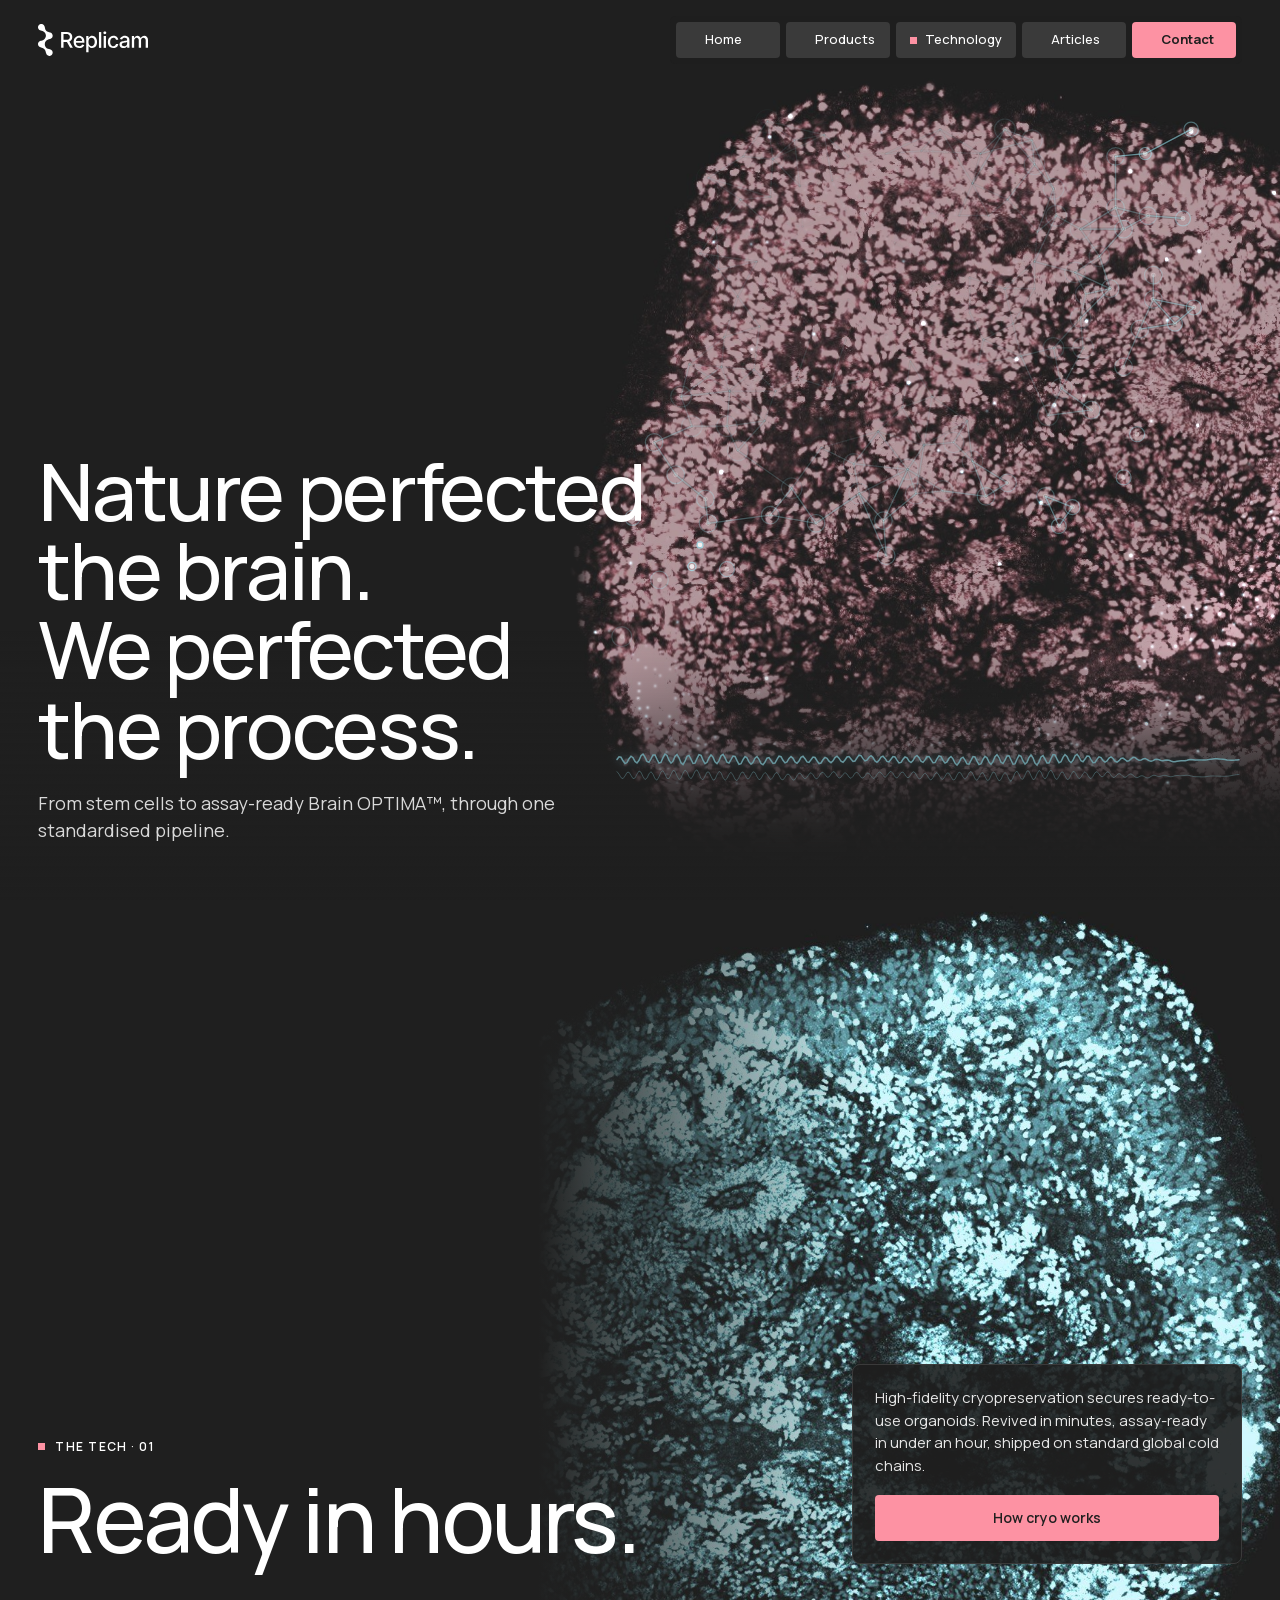
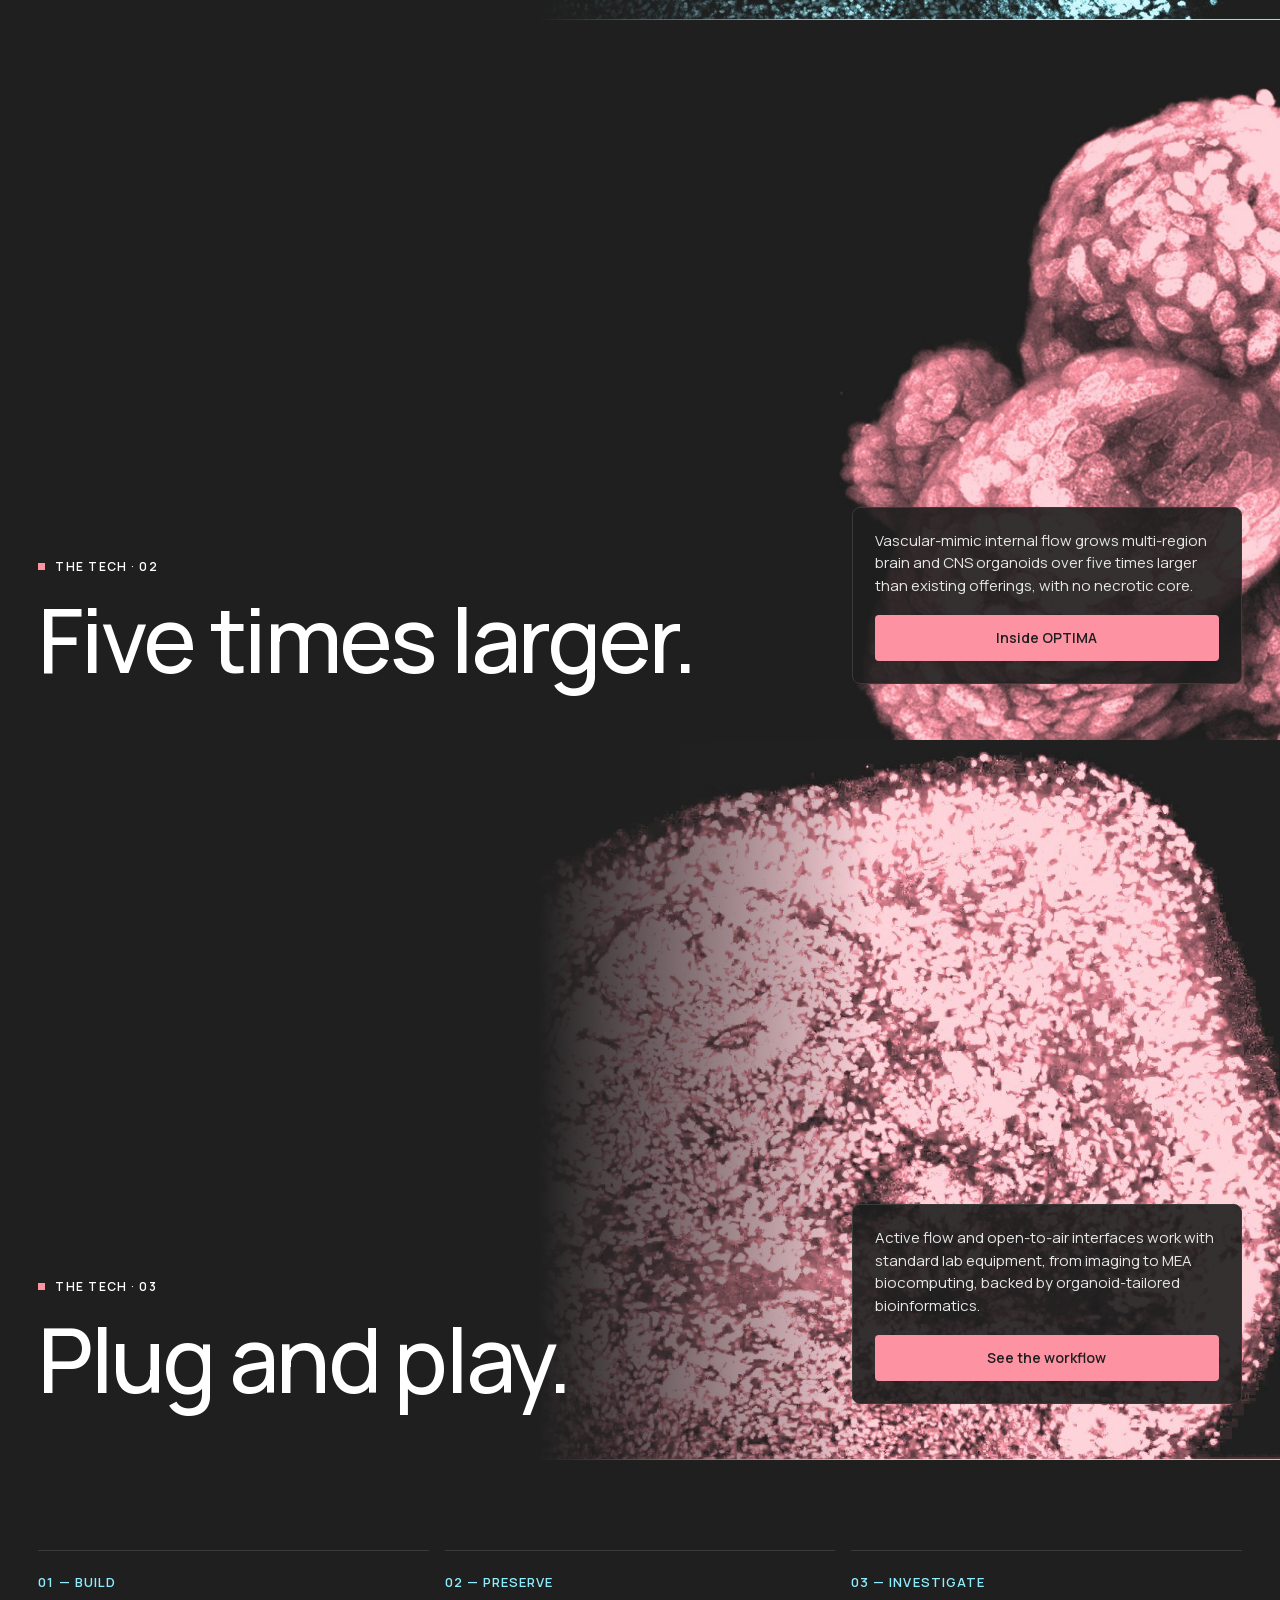
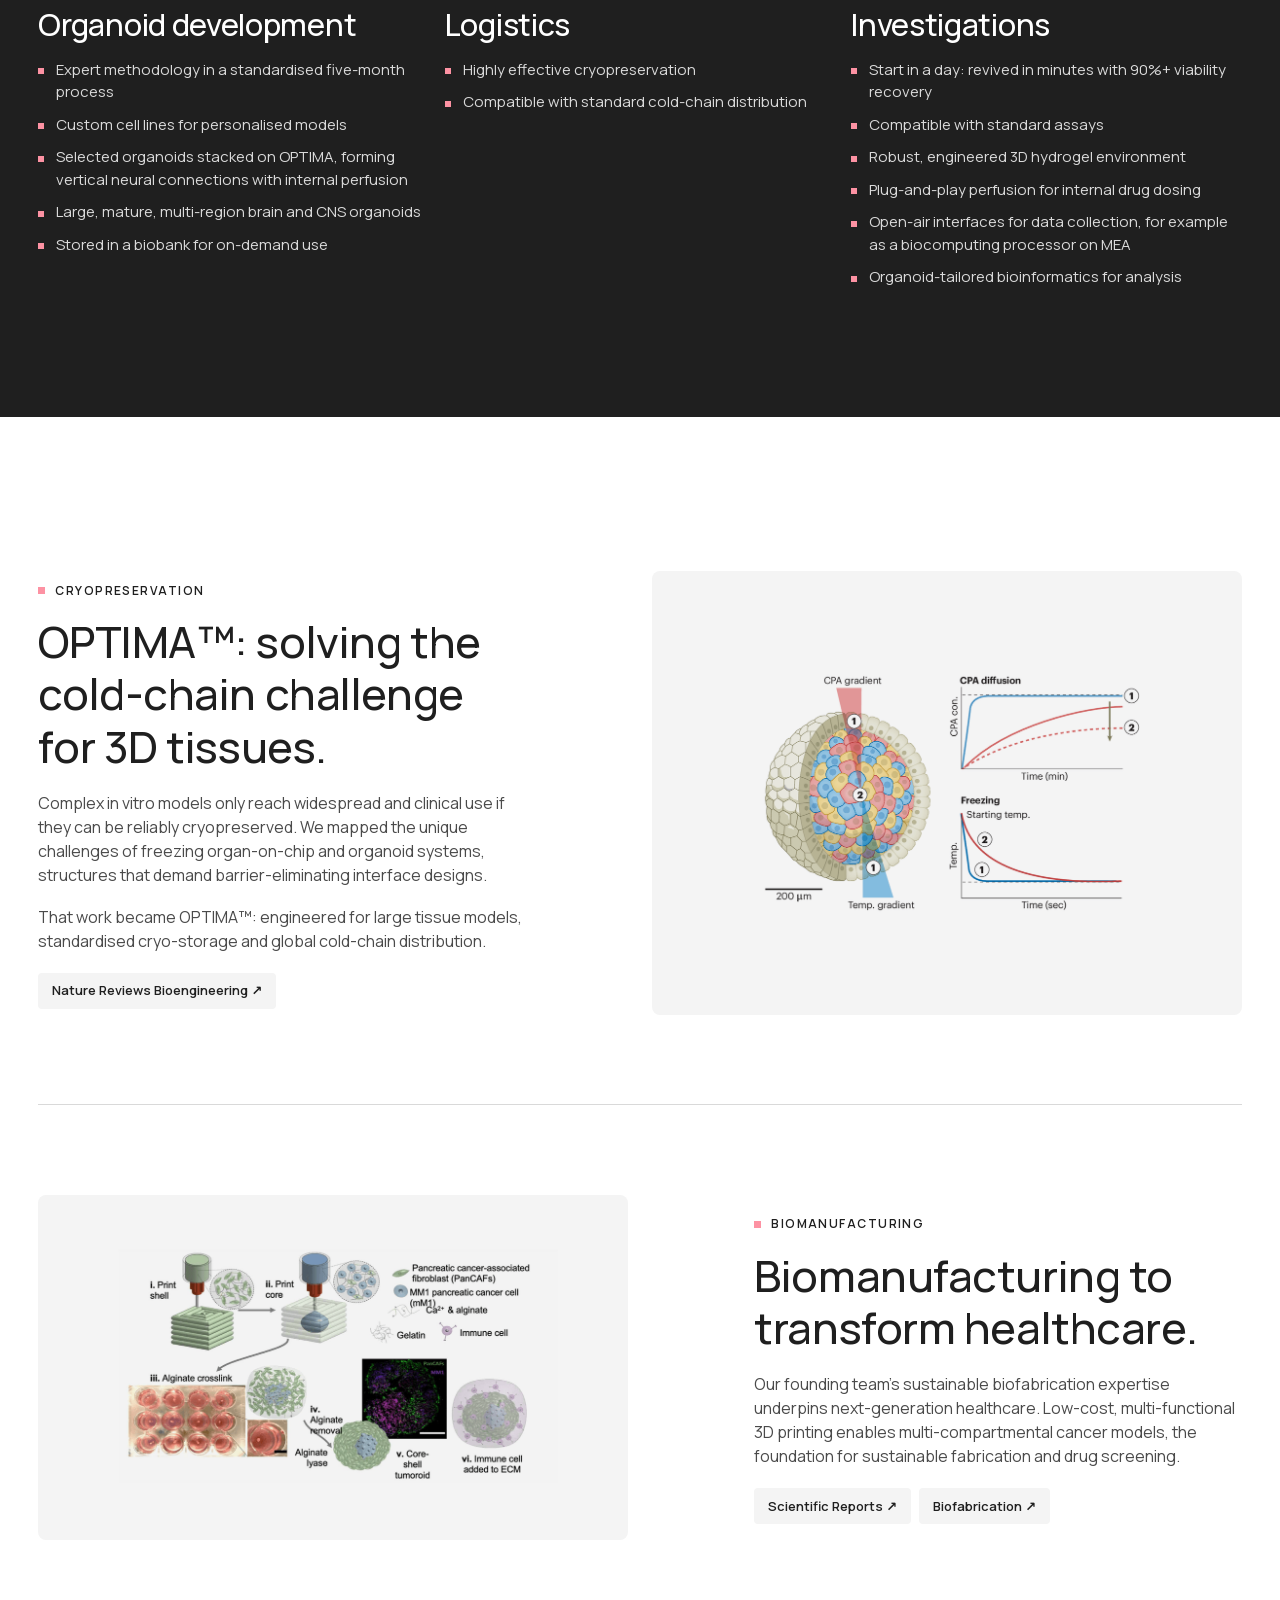
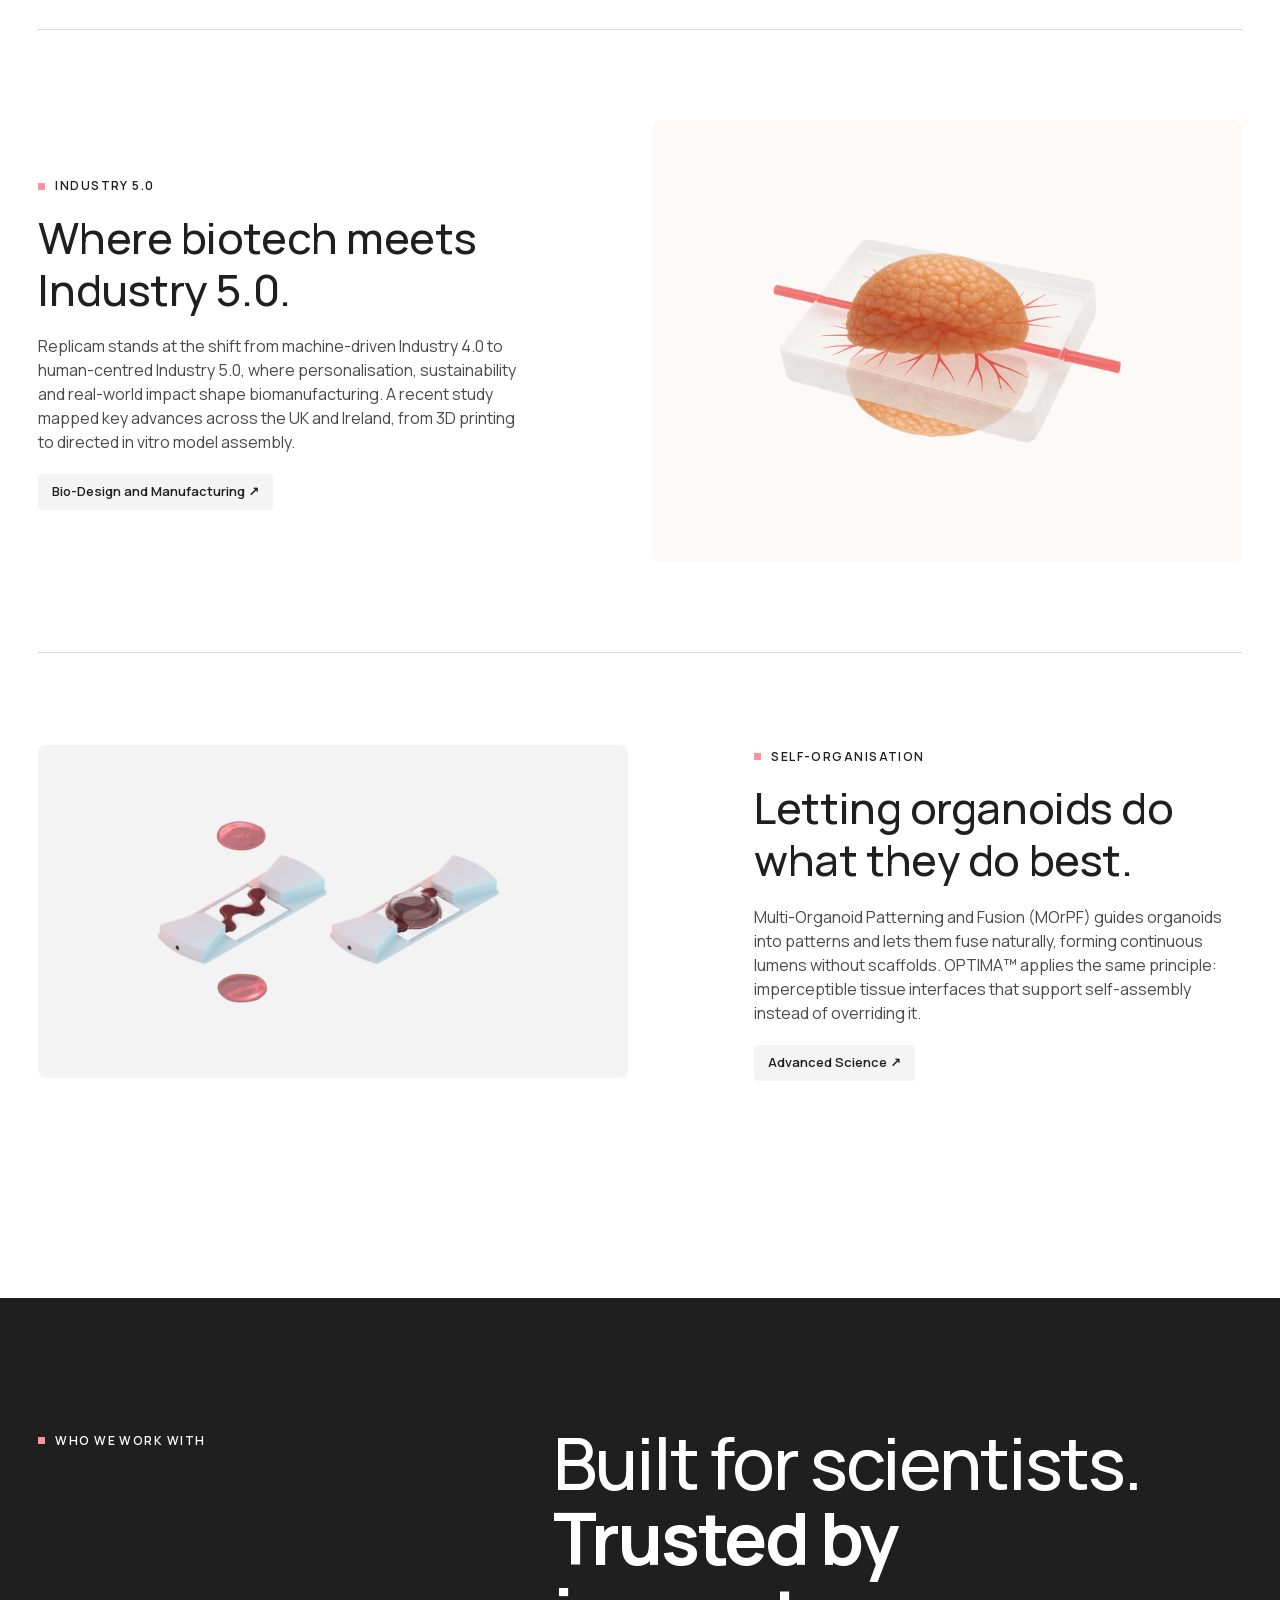
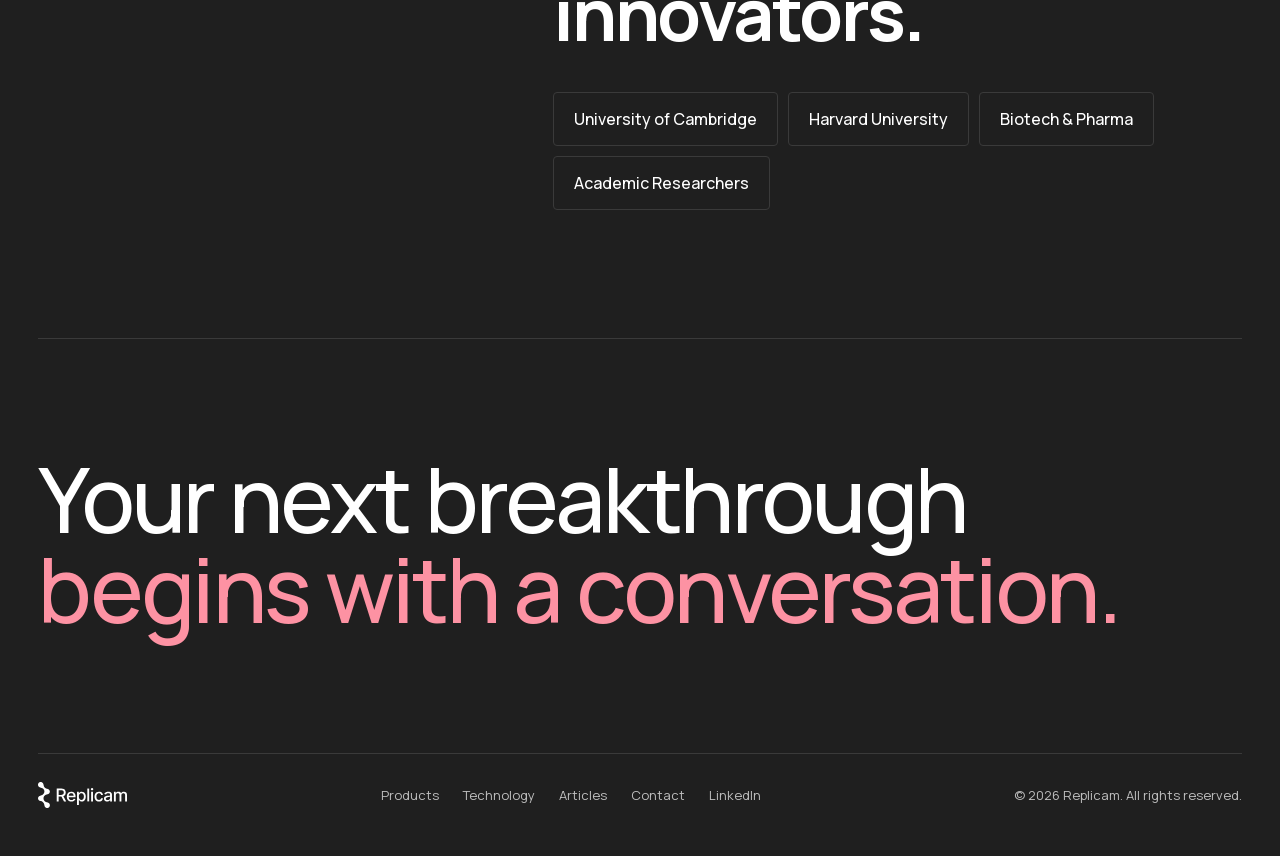
<file: technology.html>
<!doctype html>
<html lang="en">
<head>
<meta charset="utf-8">
<meta name="viewport" content="width=device-width, initial-scale=1">
<title>Technology — Replicam</title>
<meta name="description" content="How Replicam builds, preserves and delivers Brain OPTIMA™: a standardised organoid process, cold-chain cryopreservation and plug-and-play investigations.">
<link rel="icon" href="assets/img/favicon.svg" type="image/svg+xml">
<link rel="preload" as="font" type="font/woff2" href="assets/fonts/xn7gYHE41ni1AdIRggexSvfedN4.woff2" crossorigin>
<link rel="stylesheet" href="assets/fonts/manrope.css">
<link rel="stylesheet" href="assets/css/site.css">
<link rel="preload" as="image" href="assets/img/organoid-slice-hc.jpg" fetchpriority="high">
<script>document.documentElement.classList.add("js");try{var pe=sessionStorage.getItem("pt-enter");if(pe){document.documentElement.classList.add("pt-entering");if(pe.indexOf('"tiles"')>0)document.documentElement.classList.add("pt-tiles")}}catch(e){}</script>
</head>
<body>

<header class="nav">
  <div class="nav-inner">
    <a class="nav-logo" href="index.html" aria-label="Replicam home"><img src="assets/img/logo-white.svg" alt="Replicam" width="110" height="32"></a>
    <nav class="nav-bar" aria-label="Main">
      <a class="nav-symbol" href="index.html" aria-label="Replicam home"><img src="assets/img/logo-white.svg" alt="" width="82" height="24"></a>
      <ul class="nav-links" id="nav-links">
        <li><a class="nav-link" href="index.html">Home</a></li>
        <li><a class="nav-link" href="products.html">Products</a></li>
        <li class="is-current"><a class="nav-link" href="technology.html" aria-current="page">Technology</a></li>
        <li><a class="nav-link" href="articles.html">Articles</a></li>
      </ul>
      <a class="nav-link nav-cta" href="contact.html">Contact</a>
      <button class="nav-toggle" type="button" aria-label="Menu" aria-controls="nav-links" aria-expanded="false"><span></span></button>
    </nav>
  </div>
</header>

<main>
  <section class="hero dark org-hero" id="top" data-organoid-js="assets/js/organoid-slice.data.js" data-organoid="assets/img/organoid-slice-hc.jpg" data-mode="insight">
    <canvas class="org-gl" aria-hidden="true"></canvas>
    <canvas class="org-data" aria-hidden="true"></canvas>
    <img class="org-fallback" src="[data-uri]" data-aspect="1.11102" data-full="assets/img/organoid-slice-hc.jpg" alt="" decoding="sync" hidden>
    <script>/* show the still hero on the very first paint (same layout as hero-organoid.js) */(function(){var f=document.currentScript.previousElementSibling,h=f.parentNode,W=h.clientWidth,H=h.clientHeight,A=+f.getAttribute("data-aspect"),w,hh,x,y;if(W>=900){hh=H*.9;w=hh*A;x=Math.max(W*.44,W-w*.88);y=H*.07}else{w=W*1.15;hh=w/A;x=W*.08;y=H*.09}var s=f.style;s.left=x+"px";s.top=y+"px";s.width=w+"px";s.height=hh+"px";s.right="auto";s.bottom="auto";s.objectFit="fill";s.opacity=".72";f.classList.add("is-still");f.hidden=false})()</script>
    <div class="hero-content">
      <div class="wrap hero-row">
        <div>
          <h1 class="display" style="font-size:clamp(48px,6.2vw,88px)">Nature perfected<br>the brain.<br>We perfected<br>the process.</h1>
          <p class="hero-sub">From stem cells to assay-ready Brain OPTIMA™, through one standardised pipeline.</p>
        </div>
      </div>
    </div>
  </section>

  <!-- Tech panels -->
  <section class="panel dark" aria-labelledby="p1">
    <div class="panel-media"><img src="assets/img/tissue-cyan-panel.jpg" alt="CryoGlow-mapped micrograph of a brain organoid slice" width="1080" height="972" loading="lazy"></div>
    <div class="panel-content">
      <div class="wrap hero-row panel-row">
        <div><span class="eyebrow">The tech · 01</span><h2 class="panel-title" id="p1">Ready in hours.</h2></div>
        <div class="panel-card">
          <p>High-fidelity cryopreservation secures ready-to-use organoids. Revived in minutes, assay-ready in under an hour, shipped on standard global cold chains.</p>
          <a class="btn btn-blush btn-block" href="#cryo">How cryo works</a>
        </div>
      </div>
    </div>
  </section>
  <section class="panel dark" aria-labelledby="p2">
    <div class="panel-media"><img src="assets/img/chip-3d-dark.jpg" alt="3D render of an organoid on the OPTIMA chip" width="1600" height="1600" loading="lazy"></div>
    <div class="panel-content">
      <div class="wrap hero-row panel-row">
        <div><span class="eyebrow">The tech · 02</span><h2 class="panel-title" id="p2">Five times larger.</h2></div>
        <div class="panel-card">
          <p>Vascular-mimic internal flow grows multi-region brain and CNS organoids over five times larger than existing offerings, with no necrotic core.</p>
          <a class="btn btn-blush btn-block" href="#process">Inside OPTIMA</a>
        </div>
      </div>
    </div>
  </section>
  <section class="panel dark" aria-labelledby="p3">
    <div class="panel-media"><img src="assets/img/tissue-pink-dark.jpg" alt="Quark Blush-mapped micrograph of a neural organoid slice" width="1080" height="972" loading="lazy"></div>
    <div class="panel-content">
      <div class="wrap hero-row panel-row">
        <div><span class="eyebrow">The tech · 03</span><h2 class="panel-title" id="p3">Plug and play.</h2></div>
        <div class="panel-card">
          <p>Active flow and open-to-air interfaces work with standard lab equipment, from imaging to MEA biocomputing, backed by organoid-tailored bioinformatics.</p>
          <a class="btn btn-blush btn-block" href="#process">See the workflow</a>
        </div>
      </div>
    </div>
  </section>

  <!-- Process -->
  <section class="section dark" id="process" style="padding-top:clamp(56px,7vw,96px)">
    <div class="wrap">
      <div class="grid grid-3">
        <div class="step reveal">
          <div class="step-num">01 — BUILD</div>
          <h3 class="h3">Organoid development</h3>
          <ul>
            <li>Expert methodology in a standardised five-month process</li>
            <li>Custom cell lines for personalised models</li>
            <li>Selected organoids stacked on OPTIMA, forming vertical neural connections with internal perfusion</li>
            <li>Large, mature, multi-region brain and CNS organoids</li>
            <li>Stored in a biobank for on-demand use</li>
          </ul>
        </div>
        <div class="step reveal">
          <div class="step-num">02 — PRESERVE</div>
          <h3 class="h3">Logistics</h3>
          <ul>
            <li>Highly effective cryopreservation</li>
            <li>Compatible with standard cold-chain distribution</li>
          </ul>
        </div>
        <div class="step reveal">
          <div class="step-num">03 — INVESTIGATE</div>
          <h3 class="h3">Investigations</h3>
          <ul>
            <li>Start in a day: revived in minutes with 90%+ viability recovery</li>
            <li>Compatible with standard assays</li>
            <li>Robust, engineered 3D hydrogel environment</li>
            <li>Plug-and-play perfusion for internal drug dosing</li>
            <li>Open-air interfaces for data collection, for example as a biocomputing processor on MEA</li>
            <li>Organoid-tailored bioinformatics for analysis</li>
          </ul>
        </div>
      </div>
    </div>
  </section>

  <!-- Features -->
  <section class="section" style="padding-top:clamp(40px,5vw,72px)">
    <div class="wrap">
      <article class="feature reveal" id="cryo">
        <div class="feature-text">
          <span class="eyebrow">Cryopreservation</span>
          <h2 class="h3" style="margin-top:16px; font-size:clamp(30px,3.4vw,44px)">OPTIMA™: solving the cold-chain challenge for 3D tissues.</h2>
          <p>Complex in vitro models only reach widespread and clinical use if they can be reliably cryopreserved. We mapped the unique challenges of freezing organ-on-chip and organoid systems, structures that demand barrier-eliminating interface designs.</p>
          <p>That work became OPTIMA™: engineered for large tissue models, standardised cryo-storage and global cold-chain distribution.</p>
          <div class="src"><a class="chip" href="https://www.nature.com/articles/s44222-024-00261-7">Nature Reviews Bioengineering ↗</a></div>
        </div>
        <div class="feature-media"><figure class="figure" style="margin:0"><img src="assets/img/tech-cryo.png" alt="Diagram of cryoprotectant diffusion and temperature gradients through a 3D tissue during freezing" width="1080" height="781" loading="lazy"></figure></div>
      </article>

      <article class="feature flip reveal">
        <div class="feature-text">
          <span class="eyebrow">Biomanufacturing</span>
          <h2 class="h3" style="margin-top:16px; font-size:clamp(30px,3.4vw,44px)">Biomanufacturing to transform healthcare.</h2>
          <p>Our founding team’s sustainable biofabrication expertise underpins next-generation healthcare. Low-cost, multi-functional 3D printing enables multi-compartmental cancer models, the foundation for sustainable fabrication and drug screening.</p>
          <div class="src"><a class="chip" href="https://www.nature.com/articles/s41598-022-16008-6">Scientific Reports ↗</a><a class="chip" href="https://iopscience.iop.org/article/10.1088/1758-5090/acb1db/meta">Biofabrication ↗</a></div>
        </div>
        <div class="feature-media"><figure class="figure" style="margin:0"><img src="assets/img/tech-biomanufacturing.png" alt="Workflow for 3D bioprinting core-shell tumouroids with immune cells" width="1080" height="577" loading="lazy"></figure></div>
      </article>

      <article class="feature reveal">
        <div class="feature-text">
          <span class="eyebrow">Industry 5.0</span>
          <h2 class="h3" style="margin-top:16px; font-size:clamp(30px,3.4vw,44px)">Where biotech meets Industry 5.0.</h2>
          <p>Replicam stands at the shift from machine-driven Industry 4.0 to human-centred Industry 5.0, where personalisation, sustainability and real-world impact shape biomanufacturing. A recent study mapped key advances across the UK and Ireland, from 3D printing to directed in vitro model assembly.</p>
          <div class="src"><a class="chip" href="https://link.springer.com/article/10.1007/s42242-024-00316-z">Bio-Design and Manufacturing ↗</a></div>
        </div>
        <div class="feature-media"><figure class="figure full" style="margin:0"><img src="assets/img/tech-optima-render.jpg" alt="3D render of a brain organoid on the OPTIMA chip with its perfusion channel" width="1600" height="1200" loading="lazy"></figure></div>
      </article>

      <article class="feature flip reveal">
        <div class="feature-text">
          <span class="eyebrow">Self-organisation</span>
          <h2 class="h3" style="margin-top:16px; font-size:clamp(30px,3.4vw,44px)">Letting organoids do what they do best.</h2>
          <p>Multi-Organoid Patterning and Fusion (MOrPF) guides organoids into patterns and lets them fuse naturally, forming continuous lumens without scaffolds. OPTIMA™ applies the same principle: imperceptible tissue interfaces that support self-assembly instead of overriding it.</p>
          <div class="src"><a class="chip" href="https://advanced.onlinelibrary.wiley.com/doi/full/10.1002/advs.202003332">Advanced Science ↗</a></div>
        </div>
        <div class="feature-media"><figure class="figure" style="margin:0"><img src="assets/img/tech-morpf.png" alt="Organoids patterned and fused on a chip" width="1080" height="552" loading="lazy"></figure></div>
      </article>

    </div>
  </section>

  <!-- Partners -->
  <section class="section dark">
    <div class="wrap split">
      <div><span class="eyebrow">Who we work with</span></div>
      <div>
        <h2 class="h2">Built for scientists. <strong>Trusted by innovators.</strong></h2>
        <div class="partners" style="margin-top:40px">
          <span>University of Cambridge</span><span>Harvard University</span><span>Biotech &amp; Pharma</span><span>Academic Researchers</span>
        </div>
      </div>
    </div>
  </section>
</main>

<section class="section dark" id="contact" style="padding-top:0; padding-bottom:48px">
  <div class="wrap">
    <div class="contact-row" style="border-top:1px solid var(--line-dark); padding-top:clamp(72px,9vw,120px)">
      <h2 class="contact-title">Your next breakthrough<br><span>begins with a conversation.</span></h2>
    </div>
    <footer class="footer">
      <img src="assets/img/logo-white.svg" alt="Replicam" width="90" height="26">
      <nav aria-label="Footer"><a href="products.html">Products</a><a href="technology.html">Technology</a><a href="articles.html">Articles</a><a href="contact.html">Contact</a><a href="https://www.linkedin.com/company/replicam">LinkedIn</a></nav>
      <span>© <span id="year">2026</span> Replicam. All rights reserved.</span>
    </footer>
  </div>
</section>

<script src="assets/js/site.js" onerror="document.documentElement.className=''"></script>
<script src="assets/js/hero-organoid.js"></script>
</body>
</html>
</file>
<file: assets/fonts/manrope.css>
/* cyrillic-ext */
@font-face {
  font-family: 'Manrope';
  font-style: normal;
  font-weight: 400 700;
  font-display: swap;
  src: url(xn7gYHE41ni1AdIRggqxSvfedN62Zw.woff2) format('woff2');
  unicode-range: U+0460-052F, U+1C80-1C8A, U+20B4, U+2DE0-2DFF, U+A640-A69F, U+FE2E-FE2F;
}
/* cyrillic */
@font-face {
  font-family: 'Manrope';
  font-style: normal;
  font-weight: 400 700;
  font-display: swap;
  src: url(xn7gYHE41ni1AdIRggOxSvfedN62Zw.woff2) format('woff2');
  unicode-range: U+0301, U+0400-045F, U+0490-0491, U+04B0-04B1, U+2116;
}
/* greek */
@font-face {
  font-family: 'Manrope';
  font-style: normal;
  font-weight: 400 700;
  font-display: swap;
  src: url(xn7gYHE41ni1AdIRggSxSvfedN62Zw.woff2) format('woff2');
  unicode-range: U+0370-0377, U+037A-037F, U+0384-038A, U+038C, U+038E-03A1, U+03A3-03FF;
}
/* vietnamese */
@font-face {
  font-family: 'Manrope';
  font-style: normal;
  font-weight: 400 700;
  font-display: swap;
  src: url(xn7gYHE41ni1AdIRggixSvfedN62Zw.woff2) format('woff2');
  unicode-range: U+0102-0103, U+0110-0111, U+0128-0129, U+0168-0169, U+01A0-01A1, U+01AF-01B0, U+0300-0301, U+0303-0304, U+0308-0309, U+0323, U+0329, U+1EA0-1EF9, U+20AB;
}
/* latin-ext */
@font-face {
  font-family: 'Manrope';
  font-style: normal;
  font-weight: 400 700;
  font-display: swap;
  src: url(xn7gYHE41ni1AdIRggmxSvfedN62Zw.woff2) format('woff2');
  unicode-range: U+0100-02BA, U+02BD-02C5, U+02C7-02CC, U+02CE-02D7, U+02DD-02FF, U+0304, U+0308, U+0329, U+1D00-1DBF, U+1E00-1E9F, U+1EF2-1EFF, U+2020, U+20A0-20AB, U+20AD-20C4, U+2113, U+2C60-2C7F, U+A720-A7FF;
}
/* latin */
@font-face {
  font-family: 'Manrope';
  font-style: normal;
  font-weight: 400 700;
  font-display: swap;
  src: url(xn7gYHE41ni1AdIRggexSvfedN4.woff2) format('woff2');
  unicode-range: U+0000-00FF, U+0131, U+0152-0153, U+02BB-02BC, U+02C6, U+02DA, U+02DC, U+0304, U+0308, U+0329, U+2000-206F, U+20AC, U+2122, U+2191, U+2193, U+2212, U+2215, U+FEFF, U+FFFD;
}
</file>
<file: assets/css/site.css>
/* Replicam — site styles
   Brand: Replicam Brand Guidelines 2025
   Event Horizon #1F1F1F · Singularity White #FFFFFF · Quark Blush #FD92A3 · CryoGlow #8EEEFF
   Typeface: Manrope (Title 110% / -1%, Subtitle 120% / -1%, Body 150% / 0%) */

:root {
  --ink: #1F1F1F;          /* Event Horizon */
  --white: #FFFFFF;        /* Singularity White */
  --blush: #FD92A3;        /* Quark Blush — highlight; only on dark grounds or as fills */
  --cryo: #8EEEFF;         /* CryoGlow */
  --grey-1: #F4F4F4;
  --grey-2: #D9D9D9;
  --grey-3: #4A4A4A;       /* body text on white, 9:1 */
  --line-dark: #3A3A3A;
  --max: 1360px;
  --pad: clamp(20px, 3vw, 40px);
  --radius: 8px;
}

*, *::before, *::after { box-sizing: border-box; }
html { scroll-behavior: smooth; overscroll-behavior-y: none; }   /* no rubber-band bounce: fixed header stays put */
body {
  margin: 0;
  overscroll-behavior-y: none;
  font-family: "Manrope", system-ui, sans-serif;
  color: var(--ink);
  background: var(--white);
  font-size: 16px;
  line-height: 1.5;
  -webkit-font-smoothing: antialiased;
}
img, video { max-width: 100%; display: block; }
a { color: inherit; text-decoration: none; }
h1, h2, h3, p { margin: 0; }
:focus-visible { outline: 2px solid var(--blush); outline-offset: 3px; }

.wrap { max-width: var(--max); margin: 0 auto; }
.section { padding: clamp(80px, 10vw, 140px) var(--pad); }
.dark { background: var(--ink); color: var(--white); }
.muted { color: var(--grey-3); }
.dark .muted { color: #CFCFCF; }

/* Type scale (Manrope) */
.display { font-size: clamp(52px, 8vw, 104px); line-height: 1.0; font-weight: 500; letter-spacing: -0.03em; }
.h2 { font-size: clamp(40px, 5.6vw, 72px); line-height: 1.05; font-weight: 500; letter-spacing: -0.03em; }
.h2 strong { font-weight: 700; }
.h3 { font-size: clamp(24px, 2.4vw, 32px); line-height: 1.2; font-weight: 500; letter-spacing: -0.01em; }
.lead { font-size: clamp(26px, 3vw, 40px); line-height: 1.2; font-weight: 500; letter-spacing: -0.02em; }
.body-lg { font-size: 18px; line-height: 1.5; }

/* Eyebrow label with square marker */
.eyebrow {
  display: inline-flex; align-items: center; gap: 10px;
  font-size: 12px; font-weight: 600; letter-spacing: 0.12em; text-transform: uppercase;
}
.eyebrow::before { content: ""; width: 7px; height: 7px; background: var(--blush); flex: none; }
.eyebrow.is-cryo::before { background: var(--cryo); }

/* Buttons */
.btn {
  display: inline-flex; align-items: center; justify-content: center; gap: 10px;
  min-height: 46px; padding: 0 22px; border-radius: 4px; border: 0;
  font: 600 14px/1 "Manrope", sans-serif; cursor: pointer;
  transition: transform .2s ease, background .2s ease, color .2s ease;
}
.btn:hover { transform: translateY(-1px); }
.btn-blush { background: var(--blush); color: var(--ink); }
.btn-blush:hover { background: #FFB0BD; }
.btn-ink { background: var(--ink); color: var(--white); }
.btn-ink:hover { background: #333; }
.btn-block { width: 100%; }

/* ---------- Navigation ---------- */
.nav {
  position: fixed; top: 16px; left: 0; right: 0; z-index: 50;
  padding: 0 var(--pad); pointer-events: none;
  -webkit-transform: translate3d(0, 0, 0); transform: translate3d(0, 0, 0);   /* own layer: survives overscroll repaints */
}
.nav-inner {
  position: relative; isolation: isolate;
  max-width: var(--max); margin: 0 auto;
  display: flex; align-items: center; justify-content: space-between; gap: 16px;
}
.nav-inner > * { pointer-events: auto; }
.nav-logo img { height: 32px; width: auto; }
.nav-bar {
  display: flex; align-items: center; gap: 6px; padding: 6px;
  border-radius: 6px;
}
/* the bar's dark background is its own layer, so it can glide and resize on the GPU */
.nav-bg {
  position: absolute; left: 0; top: 0; z-index: -1; border-radius: 6px; pointer-events: none;
  background: rgba(31,31,31,.72); backdrop-filter: blur(12px); -webkit-backdrop-filter: blur(12px);
  transform-origin: 0 0; will-change: transform;
}
.nav.is-compact .nav-bg { background: rgba(31,31,31,.88); }
.nav-links { display: flex; gap: 6px; list-style: none; margin: 0; padding: 0; }
.nav-link {
  display: flex; align-items: center; justify-content: flex-start; gap: 8px; min-width: 104px; min-height: 36px;
  padding: 0 14px; border-radius: 4px;
  font-size: 13px; font-weight: 500; color: var(--white); background: #3A3A3A;
  transition: background .2s ease;
}
/* every button keeps a fixed slot for the square, so text never shifts and buttons never resize */
.nav-link::before { content: ""; width: 7px; height: 7px; flex: none; background: var(--blush); visibility: hidden; }
.nav-link[aria-current="page"]::before { visibility: visible; }
.nav-link:hover { background: #4A4A4A; }
.nav-cta, .nav-cta[aria-current="page"] { background: var(--blush); color: var(--ink); font-weight: 700; }
.nav-cta::before { background: #3A3A3A; }          /* on the Contact page the square is grey on the pink button */
.nav-cta:hover { background: #FFB0BD; }
.nav-toggle {
  display: none; width: 44px; height: 36px; border: 0; border-radius: 4px;
  background: #3A3A3A; cursor: pointer; align-items: center; justify-content: center; transition: background .2s ease;
}
.nav-toggle:hover { background: #4A4A4A; }
.nav-toggle span, .nav-toggle span::before, .nav-toggle span::after {
  display: block; width: 18px; height: 2px; background: var(--white); position: relative; transition: transform .25s ease;
}
.nav-toggle span::before, .nav-toggle span::after { content: ""; position: absolute; left: 0; }
.nav-toggle span::before { top: -6px; }
.nav-toggle span::after { top: 6px; }

/* Compact capsule once scrolled (desktop) */
.nav.is-compact .nav-inner { justify-content: center; }
.nav.is-compact .nav-logo { position: absolute; left: 0; visibility: hidden; pointer-events: none; }
.nav.is-compact .nav-links li:not(.is-current) { display: none; }

/* Brand symbol: appears inside the compact bar once the full logo is hidden */
.nav-symbol { display: none; align-items: center; height: 36px; padding: 0 6px 0 8px; flex: none; }
.nav-symbol img { height: 32px; width: auto; }   /* same size as the full header logo */
.nav.is-compact .nav-symbol { display: inline-flex; }

/* Mobile menu */
@media (max-width: 900px) {
  .nav.is-compact .nav-inner { max-width: var(--max); }
  .nav.is-compact .nav-bar { width: auto; }
  .nav.is-compact .nav-toggle { margin-left: 0; }
  .nav-links { display: none; }
  .nav-toggle { display: inline-flex; }
  .nav.is-open .nav-links {
    display: flex; flex-direction: column; position: absolute; top: 58px; left: var(--pad); right: var(--pad);
    padding: 8px; gap: 6px; background: rgba(31,31,31,.96); border-radius: 6px;
  }
  .nav.is-open .nav-links li { display: block !important; }
  .nav.is-open .nav-links .nav-link { min-height: 48px; font-size: 16px; }
  .nav.is-open .nav-toggle span { background: transparent; }
  .nav.is-open .nav-toggle span::before { transform: translateY(6px) rotate(45deg); }
  .nav.is-open .nav-toggle span::after { transform: translateY(-6px) rotate(-45deg); }
}

/* ---------- Hero ---------- */
.hero { position: relative; min-height: max(640px, 100svh); display: flex; align-items: flex-end; overflow: hidden; }
.hero-content { position: relative; width: 100%; padding: 0 var(--pad) clamp(32px, 5vw, 56px); }
.hero-row { display: flex; justify-content: space-between; align-items: flex-end; gap: 40px; }
.hero-sub { margin-top: 22px; max-width: 540px; font-size: 18px; color: #D9D9D9; }

/* ---------- Split statement ---------- */
.split { display: flex; gap: 40px; }
.split > :first-child { flex: 1; }
.split > :last-child { flex: 1.45; }
.lead .soft { color: #7A7A7A; }

/* ---------- Full-bleed tech panels ---------- */
.panel { position: relative; min-height: 720px; display: flex; align-items: flex-end; overflow: hidden; }
.panel-media { position: absolute; top: 0; right: 0; width: 58%; height: 100%; }
.panel-media img { width: 100%; height: 100%; object-fit: cover; transform: scale(1.06); transition: transform 1.4s cubic-bezier(.2,.7,.2,1); }
.panel.is-in .panel-media img { transform: scale(1); }
.panel-media::after { content: ""; position: absolute; inset: 0; background: linear-gradient(90deg, var(--ink) 0%, rgba(31,31,31,0) 45%); }
.panel-content { position: relative; width: 100%; padding: 0 var(--pad) clamp(32px, 5vw, 56px); }
.panel-title { margin-top: 18px; font-size: clamp(52px, 7vw, 96px); line-height: 1; font-weight: 500; letter-spacing: -0.03em; }
.panel-card {
  width: 390px; flex: none; padding: 22px;
  background: rgba(31,31,31,.9); border: 1px solid var(--line-dark); border-radius: var(--radius);
}
.panel-card p { font-size: 15px; color: #E6E6E6; margin-bottom: 18px; }

/* ---------- Stats ---------- */
.grid { display: grid; gap: 16px; }
.grid-4 { grid-template-columns: repeat(4, minmax(0, 1fr)); }
.grid-3 { grid-template-columns: repeat(3, minmax(0, 1fr)); }
.stat {
  background: var(--grey-1); border-radius: var(--radius); padding: 28px;
  min-height: 310px; display: flex; flex-direction: column; gap: 14px;
}
.stat-label { font-size: 14px; font-weight: 700; }
.stat-bar { width: 48px; height: 4px; background: var(--blush); }
.stat-bar.cryo { background: var(--cryo); }
.stat-value { margin-top: auto; font-size: clamp(64px, 6vw, 88px); line-height: 1; font-weight: 500; letter-spacing: -0.04em; }
.stat p { font-size: 14px; color: var(--grey-3); }

/* ---------- Process steps (technology) ---------- */
.step { border-top: 1px solid var(--line-dark); padding-top: 22px; }
.step-num { font-size: 13px; font-weight: 600; color: var(--cryo); letter-spacing: .08em; }
.step h3 { margin: 14px 0 16px; }
.step ul { margin: 0; padding: 0; list-style: none; display: grid; gap: 10px; }
.step li { position: relative; padding-left: 18px; font-size: 15px; color: #DADADA; }
.step li::before { content: ""; position: absolute; left: 0; top: .62em; width: 6px; height: 6px; background: var(--blush); }

/* Feature rows (technology) */
.feature { display: grid; grid-template-columns: repeat(12, minmax(0, 1fr)); gap: 24px; align-items: center; padding: clamp(56px, 7vw, 96px) 0; border-top: 1px solid var(--grey-2); }
.feature:first-of-type { border-top: 0; }
.feature-text { grid-column: 1 / span 5; }
.feature-media { grid-column: 7 / span 6; }
.feature.flip .feature-text { grid-column: 8 / span 5; order: 2; }
.feature.flip .feature-media { grid-column: 1 / span 6; order: 1; }
.feature-text p { margin-top: 18px; color: var(--grey-3); }
.feature-text .src { margin-top: 20px; display: flex; flex-wrap: wrap; gap: 8px; }
.chip { display: inline-flex; align-items: center; gap: 8px; min-height: 36px; padding: 0 14px; border-radius: 4px; background: var(--grey-1); font-size: 13px; font-weight: 600; }
.chip:hover { background: var(--grey-2); }
.figure { background: var(--grey-1); border-radius: var(--radius); padding: clamp(16px, 2.5vw, 32px); }
.figure img { width: 100%; height: auto; border-radius: 4px; mix-blend-mode: multiply; }
.figure.full { padding: 0; overflow: hidden; }
.figure.full img { mix-blend-mode: normal; border-radius: 0; aspect-ratio: 4 / 3; object-fit: cover; }

/* Partner chips */
.partners { display: flex; flex-wrap: wrap; gap: 10px; }
.partners span { padding: 14px 20px; border: 1px solid var(--line-dark); border-radius: 4px; font-weight: 500; }

/* ---------- Contact / footer ---------- */
.contact-row { display: flex; justify-content: space-between; align-items: flex-end; gap: 40px; }
.contact-title { font-size: clamp(44px, 7vw, 96px); line-height: 1; font-weight: 500; letter-spacing: -0.03em; }
.contact-title span { color: var(--blush); }
.footer {
  margin-top: clamp(72px, 10vw, 120px); padding-top: 28px; border-top: 1px solid var(--line-dark);
  display: flex; flex-wrap: wrap; justify-content: space-between; align-items: center; gap: 20px;
  font-size: 13px; color: #BDBDBD;
}
.footer img { height: 26px; width: auto; }
.footer nav { display: flex; flex-wrap: wrap; gap: 24px; }
.footer a:hover { color: var(--white); }

/* ---------- Reveal on scroll ---------- */
/* hidden only when scripts run (html.js is set in the head and cleared if site.js fails to load) */
.js .reveal { opacity: 0; transform: translateY(24px); transition: opacity .8s ease, transform .8s cubic-bezier(.2,.7,.2,1); }
.js .reveal.is-in { opacity: 1; transform: none; }

/* ---------- Responsive ---------- */
@media (max-width: 1100px) {
  .grid-4 { grid-template-columns: repeat(2, minmax(0, 1fr)); }
}
@media (max-width: 900px) {
  .hero-row, .split, .contact-row, .panel-row { flex-direction: column; align-items: flex-start; }
  .panel { min-height: 760px; align-items: flex-end; }
  .panel-media { width: 100%; height: 52%; }
  .panel-media::after { background: linear-gradient(0deg, var(--ink) 0%, rgba(31,31,31,0) 55%); }
  .panel-card { width: 100%; }
  .grid-3{ grid-template-columns: minmax(0, 1fr); }
  .feature, .feature.flip { grid-template-columns: minmax(0, 1fr); }
  .feature-text, .feature-media, .feature.flip .feature-text, .feature.flip .feature-media { grid-column: auto; order: 0; }
}
@media (max-width: 560px) {
  .grid-4 { grid-template-columns: minmax(0, 1fr); }
  .stat { min-height: 0; }
  .nav-logo img, .nav-symbol img { height: 26px; }
}

@media (prefers-reduced-motion: reduce) {
  *, *::before, *::after { animation: none !important; transition: none !important; scroll-behavior: auto !important; }
  .js .reveal { opacity: 1; transform: none; }
}

/* Inner-page heroes: smaller display so it never runs under the nav */
.hero-short { min-height: 620px; }
.hero-short .display { font-size: clamp(44px, 6vw, 84px); }

/* ---------- Page switcher: folder stack in menu order ---------- */
html.pt-active, html.pt-entering { background: #3A3A3A; overflow: hidden; }
html.pt-active body, html.pt-entering body { position: relative; z-index: 4; }
html.pt-entering body { transform: translateY(13vh) scale(.88); transform-origin: 50% 0; clip-path: inset(0 0 calc(100% - 100vh) 0 round 16px); }
/* tiles switcher: the arriving page starts as the centred card it was shown as */
html.pt-entering.pt-tiles body { transform: scale(.92); transform-origin: 50% 50vh; }
.pt-layer.pt-tile { border-radius: 0; }
/* a copy of the page inside a tile: same base type as <body> (as factors, so every element inherits it the same way) */
.pt-page { position: absolute; left: 0; margin: 0; font-family: "Manrope", system-ui, sans-serif; font-size: 16px; line-height: 1.5;
  color: var(--ink); -webkit-font-smoothing: antialiased; }
.pt-sheet.pt-card { transform-origin: 50% 50%; }
/* the gleam on a twisting tile: a soft brand-coloured band with a white core */
.pt-gleam { position: absolute; pointer-events: none; opacity: 0; will-change: transform, opacity; }
.pt-gleam.is-blush { background: linear-gradient(105deg, transparent 28%, rgba(253,146,163,.5) 44%, rgba(255,255,255,.6) 50%, rgba(253,146,163,.5) 56%, transparent 72%); }
.pt-gleam.is-cryo { background: linear-gradient(75deg, transparent 28%, rgba(142,238,255,.5) 44%, rgba(255,255,255,.6) 50%, rgba(142,238,255,.5) 56%, transparent 72%); }
/* reduced motion: no switcher animation, just the browser's own cross-fade between pages */
@media (prefers-reduced-motion: reduce) { @view-transition { navigation: auto; } }
.pt-layer {
  position: fixed; left: 0; top: 0; width: 100vw; height: 100vh; z-index: 3;
  border-radius: 16px; transform-origin: 50% 0; pointer-events: none; will-change: transform;
}
.pt-backdrop { border-radius: 0; background: #3A3A3A; z-index: 1; }
.pt-sheet { font-family: "Manrope", system-ui, sans-serif; line-height: 1.5; background: var(--ink); overflow: hidden; box-shadow: 0 -1px 0 rgba(255,255,255,.06); }
/* fitted to the sheet's width, so a window of another shape never crops the snapshot's sides */
.pt-snap { position: absolute; left: 0; top: 0; width: 100%; height: auto; }
/* each sheet's header is real markup with the live header's layout (the snapshots are taken without one) */
.pt-sheet .nav { position: absolute; top: 16px; z-index: 1; -webkit-transform: none; transform: none; }
.pt-sheet .nav-bar { background: rgba(31,31,31,.72); }
.pt-sheet .nav-inner > * { pointer-events: none; }
.pt-frame { z-index: 2; position: absolute; inset: 0; width: 100%; height: 100%; border: 0; opacity: 0; transition: opacity .3s ease; background: transparent; }
.pt-sheet.is-loaded .pt-frame { opacity: 1; }
/* Page shown inside the transition sheet: no scrollbar, content already revealed */
html.pt-preview { scrollbar-width: none; }
html.pt-preview::-webkit-scrollbar { display: none; }
html.pt-preview .reveal, html.pt-entering .reveal { opacity: 1; transform: none; transition: none; }

/* ---------- Living organoid hero (home) ---------- */
.org-hero { background: var(--ink); }
.org-gl, .org-data, .org-fallback { position: absolute; inset: 0; width: 100%; height: 100%; }
.org-gl { opacity: 0; transition: opacity .55s ease; }
/* still placeholder matching the shader's first frame (edges feathered the same way) */
.org-fallback.is-still {
  -webkit-mask-image: linear-gradient(to right, transparent 0, #000 3.5%, #000 78%, transparent 100%), linear-gradient(to bottom, transparent 0, #000 3.5%, #000 72%, transparent 100%), radial-gradient(ellipse 115% 104.5% at 38% 40%, #000 47.8%, transparent 100%);
  -webkit-mask-composite: source-in, source-in;
          mask-image: linear-gradient(to right, transparent 0, #000 3.5%, #000 78%, transparent 100%), linear-gradient(to bottom, transparent 0, #000 3.5%, #000 72%, transparent 100%), radial-gradient(ellipse 115% 104.5% at 38% 40%, #000 47.8%, transparent 100%);
          mask-composite: intersect;
}
.org-hero.is-ready .org-gl { opacity: 1; }
.org-data { pointer-events: none; }
.org-fallback[hidden] { display: none; }
.org-fallback.is-still { max-width: none; }   /* placed by script at the slice's exact size, which can be wider than the hero on phones */
.org-fallback { object-fit: contain; object-position: right center; left: auto; width: 60%; opacity: .75; }
.org-hero .hero-content::before { content: ""; position: absolute; inset: auto 0 0 0; height: 60%; background: linear-gradient(0deg, rgba(31,31,31,.85), rgba(31,31,31,0)); pointer-events: none; }
.org-hero .hero-row { position: relative; }

/* ---------- Articles page ---------- */
.filter { display: flex; flex-wrap: wrap; gap: 8px; margin-bottom: 32px; }
.chip-btn { min-height: 40px; padding: 0 16px; border: 1px solid var(--grey-2); border-radius: 4px; background: var(--white); color: var(--ink); font: 600 13px/1 "Manrope", sans-serif; cursor: pointer; }
.chip-btn:hover { background: var(--grey-1); }
.chip-btn[aria-pressed="true"] { background: var(--ink); border-color: var(--ink); color: var(--white); }
/* the list itself is widened by the rows' side padding, so its top line is as long as the lines between rows */
.papers { --row-pad: min(24px, calc(var(--pad) - 8px)); border-top: 1px solid var(--grey-2); margin-inline: calc(-1 * var(--row-pad)); }
.paper {
  display: grid; grid-template-columns: 180px minmax(0, 1fr) 240px; gap: 24px 32px; padding: 32px var(--row-pad); border-bottom: 1px solid var(--grey-2); position: relative;
  border-radius: 6px; transition: background .2s ease; }
/* inner padding gives the highlight breathing room; the list's negative margin keeps the text aligned with the page */
.paper[hidden] { display: none; }
.paper-meta { display: flex; flex-direction: column; gap: 10px; font-size: 14px; color: var(--grey-3); }
.paper-topic { display: inline-flex; align-items: center; gap: 8px; font-size: 12px; font-weight: 600; letter-spacing: .08em; text-transform: uppercase; color: var(--ink); }
.paper-topic::before { content: ""; width: 7px; height: 7px; background: var(--blush); }
.paper-title { font-size: clamp(20px, 2vw, 26px); line-height: 1.25; font-weight: 500; letter-spacing: -0.01em; }
.paper-title a::after { content: ""; position: absolute; inset: 0; }          /* whole row is the link */
.paper-sum { margin-top: 12px; color: var(--grey-3); max-width: 720px; }
.paper-outlet { display: flex; justify-content: space-between; gap: 12px; font-size: 14px; font-weight: 700; }
.paper:hover { background: var(--grey-1); border-bottom-color: transparent; }
.paper:hover .paper-title a { text-decoration: underline; text-underline-offset: 4px; }
@media (max-width: 900px) {
  .paper { grid-template-columns: minmax(0, 1fr); gap: 10px; }
  .paper-meta { flex-direction: row; justify-content: space-between; }
}

/* ---------- Contact page ---------- */
.contact-card {
  width: 440px; flex: none; padding: 24px; display: grid; gap: 16px;
  background: rgba(31,31,31,.86); border: 1px solid var(--line-dark); border-radius: var(--radius);
  backdrop-filter: blur(10px); -webkit-backdrop-filter: blur(10px);
}
.contact-email { font-size: clamp(24px, 2.4vw, 32px); font-weight: 500; letter-spacing: -0.02em; color: var(--white); word-break: break-all; }
.contact-email:hover { color: var(--blush); }
.contact-reasons { list-style: none; margin: 0; padding: 0; display: flex; flex-wrap: wrap; gap: 6px; }
.contact-reasons li { padding: 8px 12px; border: 1px solid var(--line-dark); border-radius: 4px; font-size: 13px; color: #DADADA; }
.contact-actions { display: flex; flex-wrap: wrap; gap: 10px; }
.btn-ghost-dark { background: #2E2E2E; color: var(--white); }
.btn-ghost-dark:hover { background: #3A3A3A; }
@media (max-width: 900px) { .contact-card { width: 100%; } }

/* ---------- Photo hero (Contact): organoid cluster on Event Horizon ---------- */
.hero-photo-img { position: absolute; right: 0; bottom: 0; height: 100%; width: auto; max-width: 72vw; object-fit: cover; object-position: right bottom; pointer-events: none; }
.hero-photo .hero-content::before { content: ""; position: absolute; inset: auto 0 0 0; height: 70%; background: linear-gradient(0deg, rgba(31,31,31,.7), rgba(31,31,31,0)); pointer-events: none; }
.hero-photo .hero-row { position: relative; }
@media (max-width: 900px) {
  .hero-photo { min-height: 0; padding-top: 44svh; }
  .hero-photo-img { top: 0; bottom: auto; height: 50svh; max-width: 100vw;
    -webkit-mask-image: linear-gradient(180deg, #000 62%, transparent); mask-image: linear-gradient(180deg, #000 62%, transparent); }
  .hero-photo .hero-content::before { display: none; }
}

/* ---------- Team grid (Contact) ---------- */
/* row spacing lives on the cards (not the grid gap), so a zero-height drawer takes exactly zero space */
.team { --team-gap: 40px; display: grid; grid-template-columns: repeat(4, minmax(0, 1fr)); gap: 0 16px; }
.team > .member { margin-bottom: var(--team-gap); }
.member { display: flex; flex-direction: column; align-items: flex-start; gap: 4px; padding: 0; border: 0; background: none; text-align: left; font: inherit; color: inherit; position: relative; }
button.member { cursor: pointer; }
.member-photo { position: relative; display: block; width: 100%; aspect-ratio: 4 / 5; margin-bottom: 12px; border-radius: var(--radius); overflow: hidden; background: var(--grey-1); }
.member-photo img { width: 100%; height: 100%; object-fit: cover; object-position: top; transition: transform .6s cubic-bezier(.22,.8,.2,1), opacity .45s ease; }
/* hover: fade from the black-and-white portrait to its colour version (brand tint until colour photos arrive) */
.member-photo .member-tint { position: absolute; inset: 0; opacity: 0; }
.member:hover .member-tint, .member:focus-visible .member-tint, .member.is-active .member-tint { opacity: 1; }
.member:hover .member-photo img { transform: scale(1.02); }
.member-photo.is-placeholder { display: flex; align-items: center; justify-content: center; }
.member-photo.is-placeholder::before { content: ""; position: absolute; top: 16px; left: 16px; width: 8px; height: 8px; background: var(--blush); }
.member-initials { font-size: clamp(40px, 4.4vw, 64px); font-weight: 500; letter-spacing: -0.03em; color: #9A9A9A; }
.member-name { font-size: 18px; font-weight: 600; letter-spacing: -0.01em; line-height: 1.3; }
.member-role { font-size: 14px; color: var(--grey-3); }
/* "+" badge on people with a longer bio */
.member-more { position: absolute; right: 12px; bottom: 12px; width: 32px; height: 32px; border-radius: 4px; background: var(--ink); transition: background .2s ease, opacity .3s ease, transform .3s ease; }
.member-more::before, .member-more::after { content: ""; position: absolute; left: 50%; top: 50%; width: 12px; height: 2px; margin: -1px 0 0 -6px; background: var(--white); }
.member-more::after { transform: rotate(90deg); }
button.member:hover .member-more { background: #3A3A3A; }
/* drawer open: the + simply fades away */
.member.is-active .member-more { opacity: 0; transform: scale(.85); }

/* bio panel: opens under the row of the person pressed, spanning the full width */
/* closed = zero height; the negative margin cancels the grid gap, so opening/closing never jumps */
/* the drawer is lifted visually (transform, so layout is unaffected) to tuck under the row above */
.team-bio { --lift: 32px; grid-column: 1 / -1; height: 0; overflow: hidden; transform: translateY(calc(-1 * var(--lift))); }
.team-bio-clip { position: relative; padding-top: 16px; padding-bottom: calc(var(--team-gap) - var(--lift)); }   /* room for the whole lip tip (≈14px) */
/* the lip is part of the dark box, so it always appears and disappears with it */
.team-bio-notch { position: absolute; top: -10px; left: 0; width: 20px; height: 20px; background: var(--ink); border-radius: 2px;
  transform: translateX(30px) rotate(45deg); transition: transform .45s cubic-bezier(.22,.8,.2,1); }
.team-bio-inner { position: relative; display: grid; grid-template-columns: minmax(0, 1fr) minmax(0, 1.6fr); gap: 16px 48px;
  padding: 36px; background: var(--ink); color: var(--white); border-radius: var(--radius); }
.team-bio-name { font-size: clamp(22px, 2.2vw, 30px); font-weight: 500; letter-spacing: -0.02em; line-height: 1.2; }
.team-bio-role { margin-top: 8px; display: flex; align-items: center; gap: 10px; font-size: 13px; font-weight: 600; letter-spacing: .08em; text-transform: uppercase; color: #DADADA; }
.team-bio-role::before { content: ""; width: 7px; height: 7px; background: var(--blush); }
.team-bio-text p { font-size: 16px; line-height: 1.6; color: #E6E6E6; }
.team-bio-text p + p { margin-top: 12px; }

@media (max-width: 900px) {
  .team { --team-gap: 28px; grid-template-columns: repeat(2, minmax(0, 1fr)); gap: 0 12px; }
  .team-bio { --lift: 22px; }
  .team-bio-inner { grid-template-columns: minmax(0, 1fr); padding: 24px 20px; }
  .member-name { font-size: 16px; }
  .member-more { width: 28px; height: 28px; right: 8px; bottom: 8px; }
}
@media (prefers-reduced-motion: reduce) { .team-bio-notch { transition: none; } }

/* ---------- Products page ---------- */
.spec-list { list-style: none; margin: 0 0 18px; padding: 0; display: grid; gap: 10px; }
.spec-list li { position: relative; padding-left: 18px; font-size: 14px; color: #DADADA; }
.spec-list li::before { content: ""; position: absolute; left: 0; top: .6em; width: 6px; height: 6px; background: var(--cryo); }
.spec-list strong { color: var(--white); font-weight: 700; }
.spec-list.is-light { margin: 22px 0 0; }
.spec-list.is-light li { color: var(--grey-3); font-size: 15px; }
.spec-list.is-light li::before { background: var(--blush); }
.product .panel-title { font-size: clamp(44px, 5.4vw, 80px); }
.product .panel-card { width: 420px; }
@media (max-width: 900px) { .product .panel-card { width: 100%; } }
</file>
